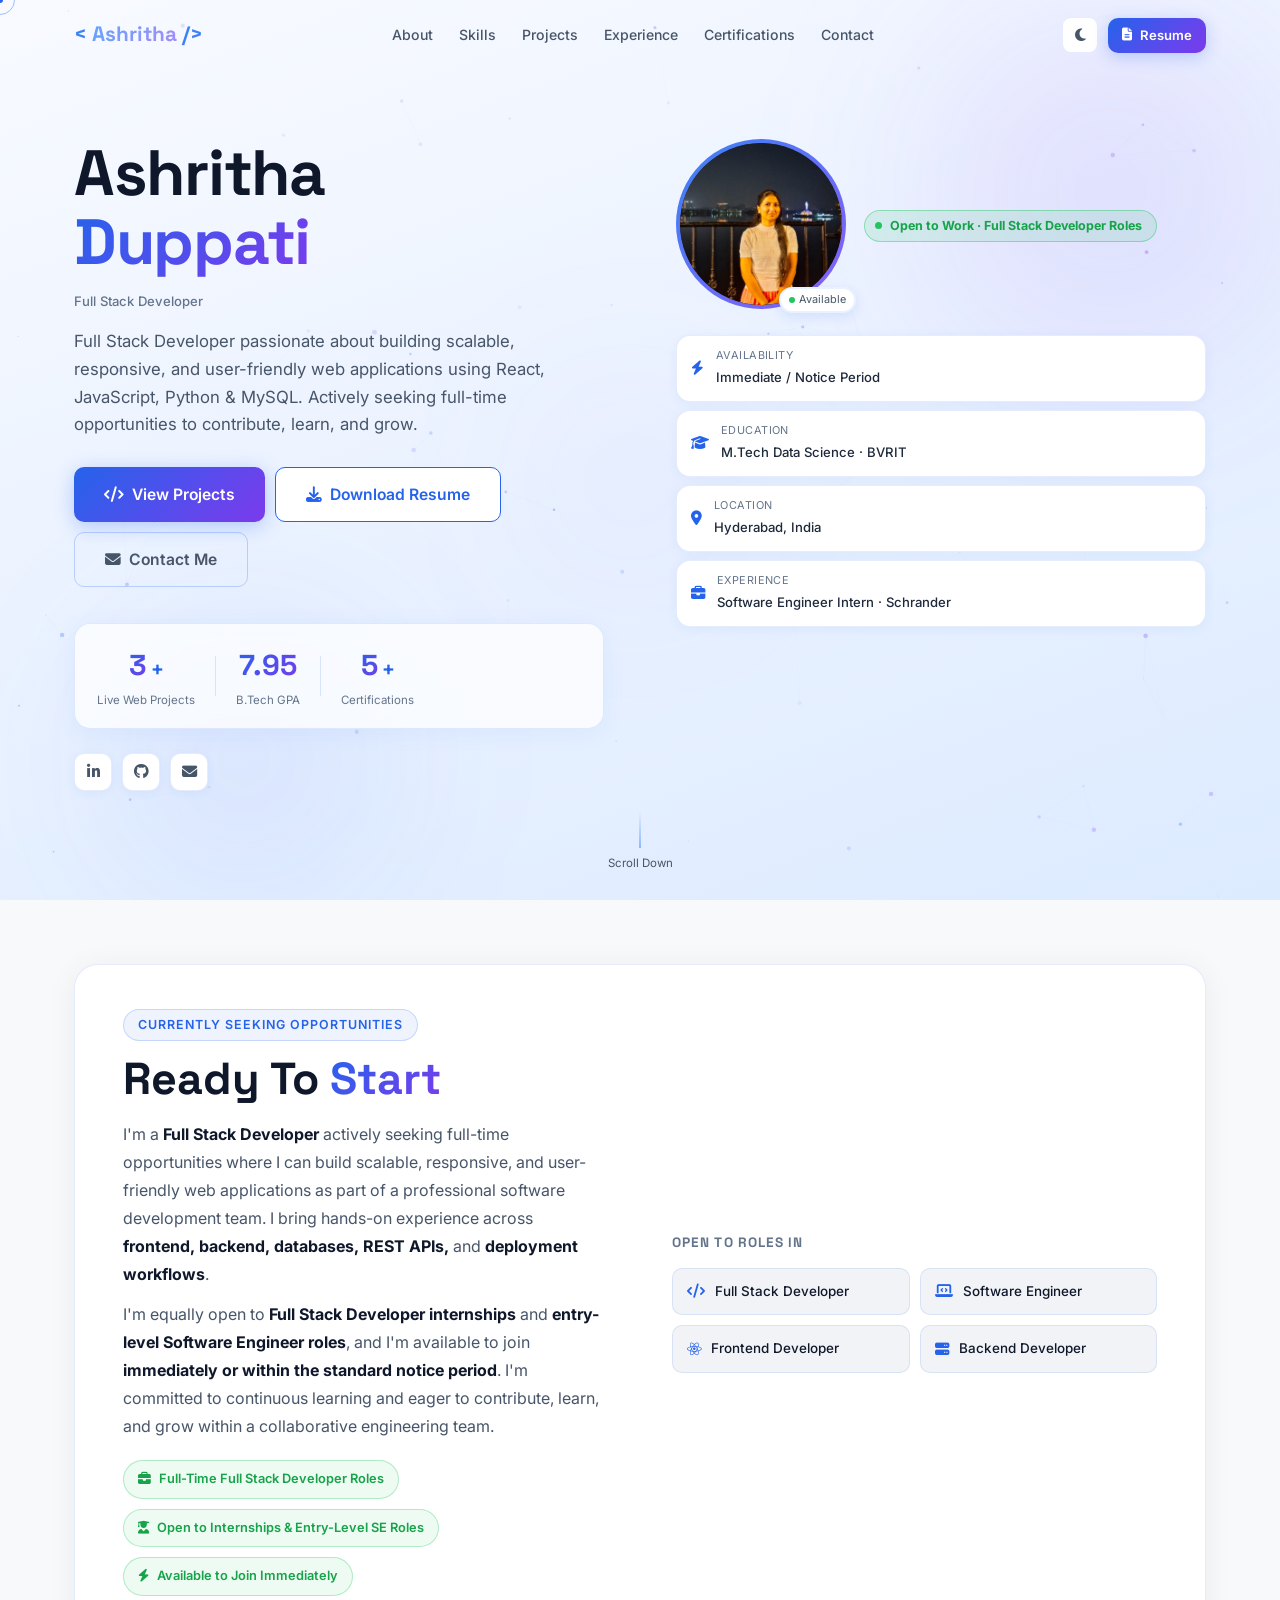
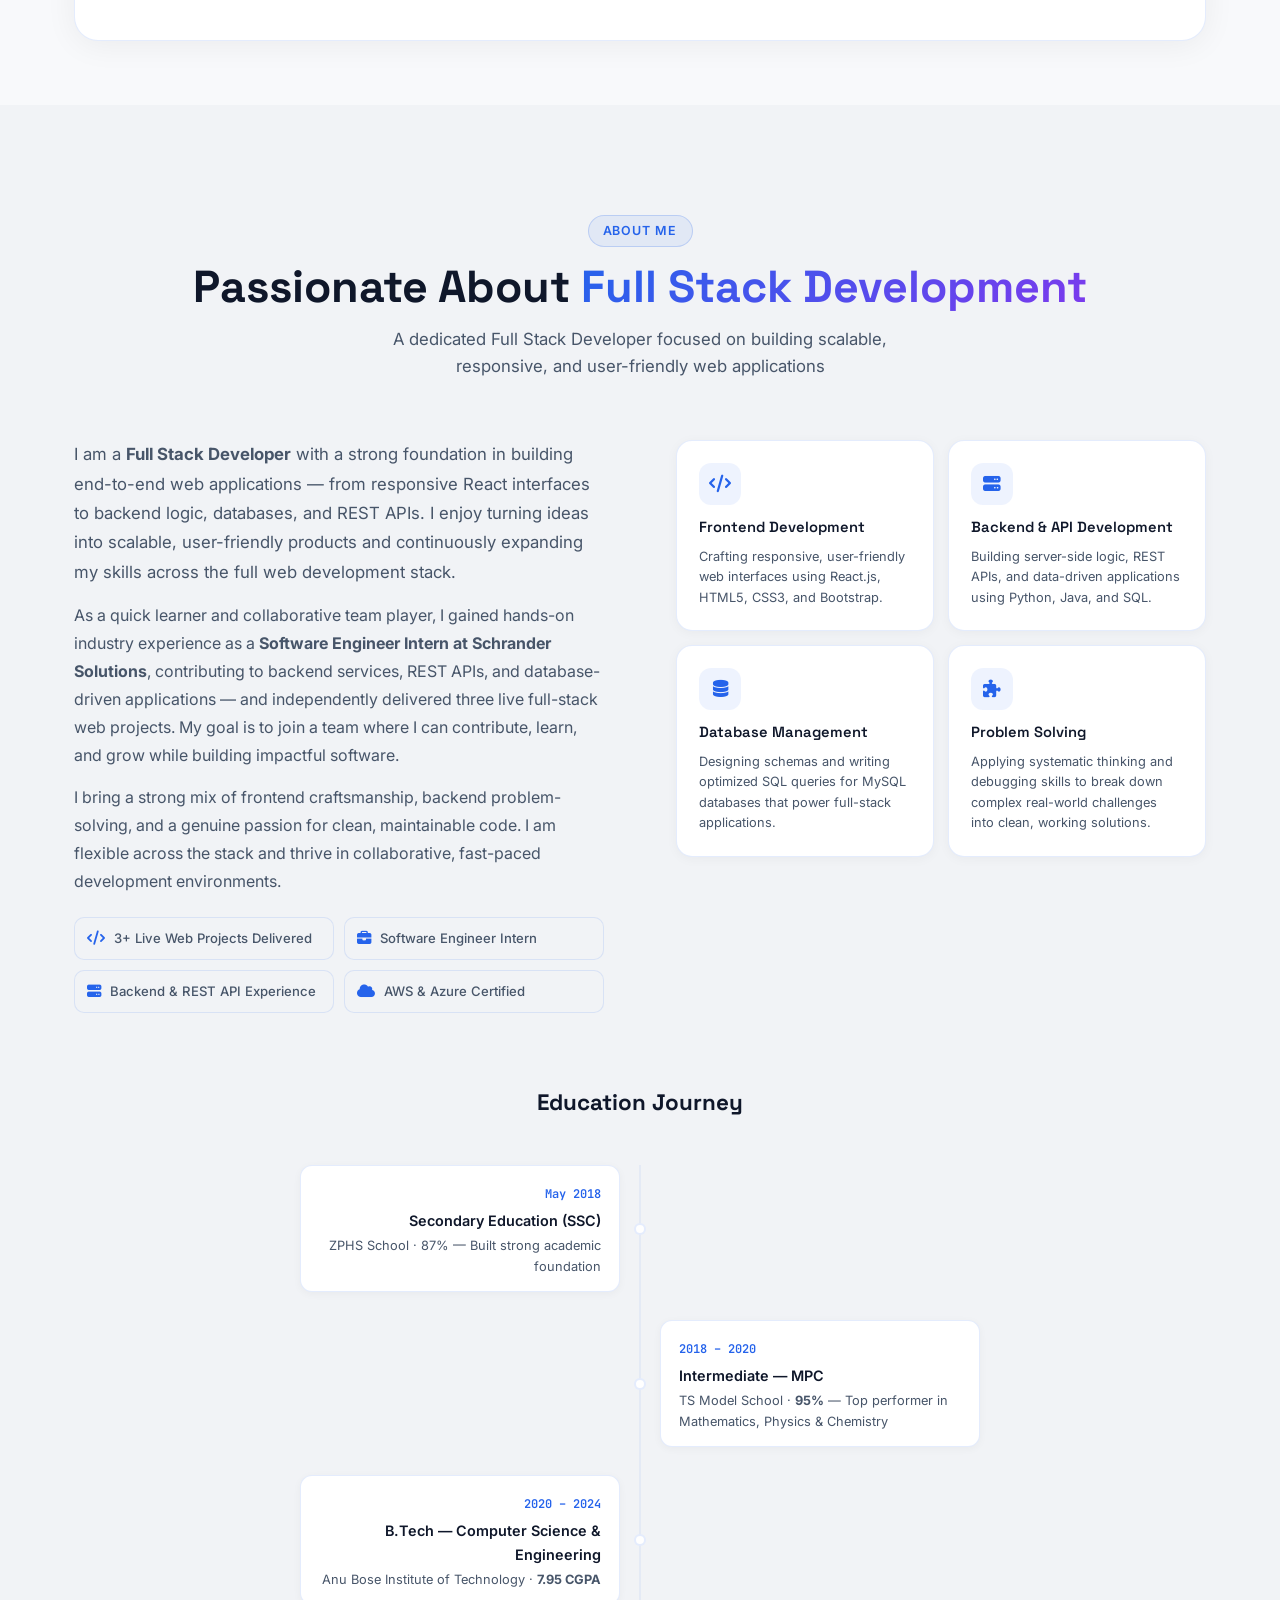
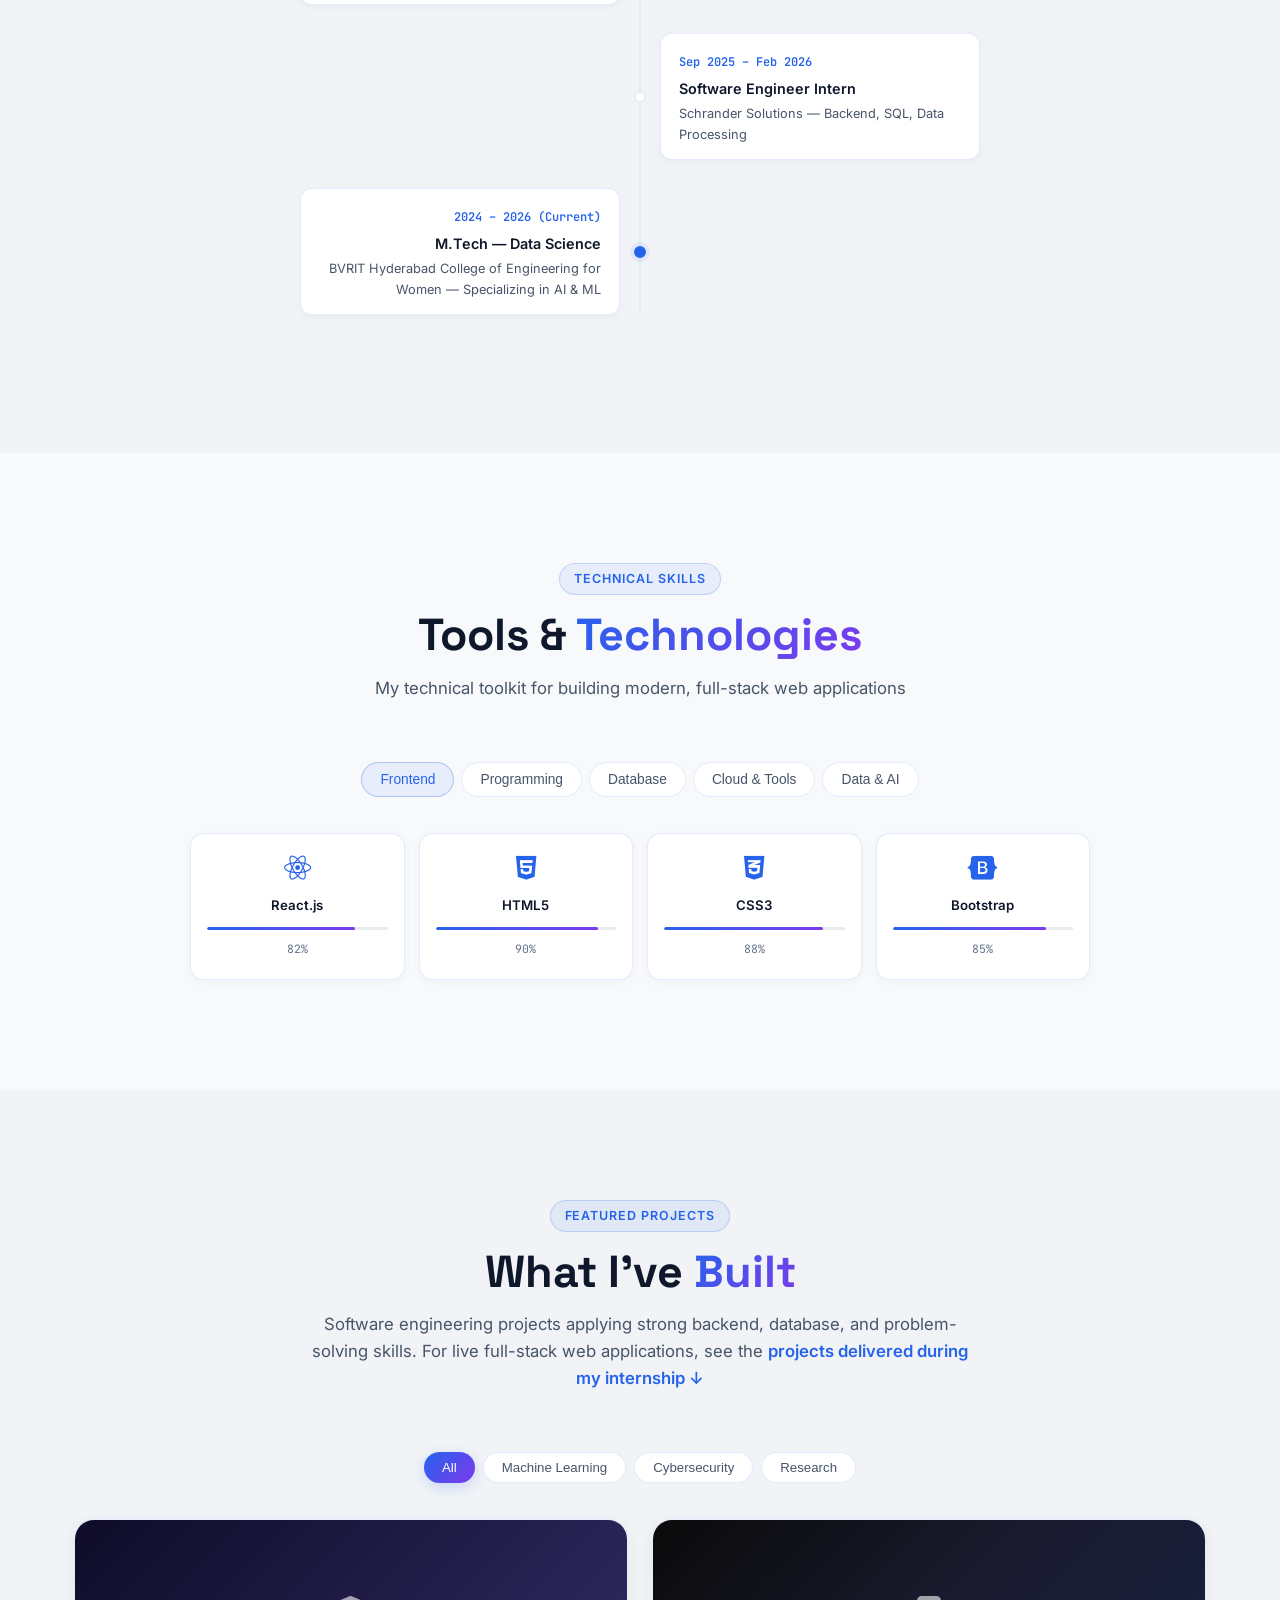
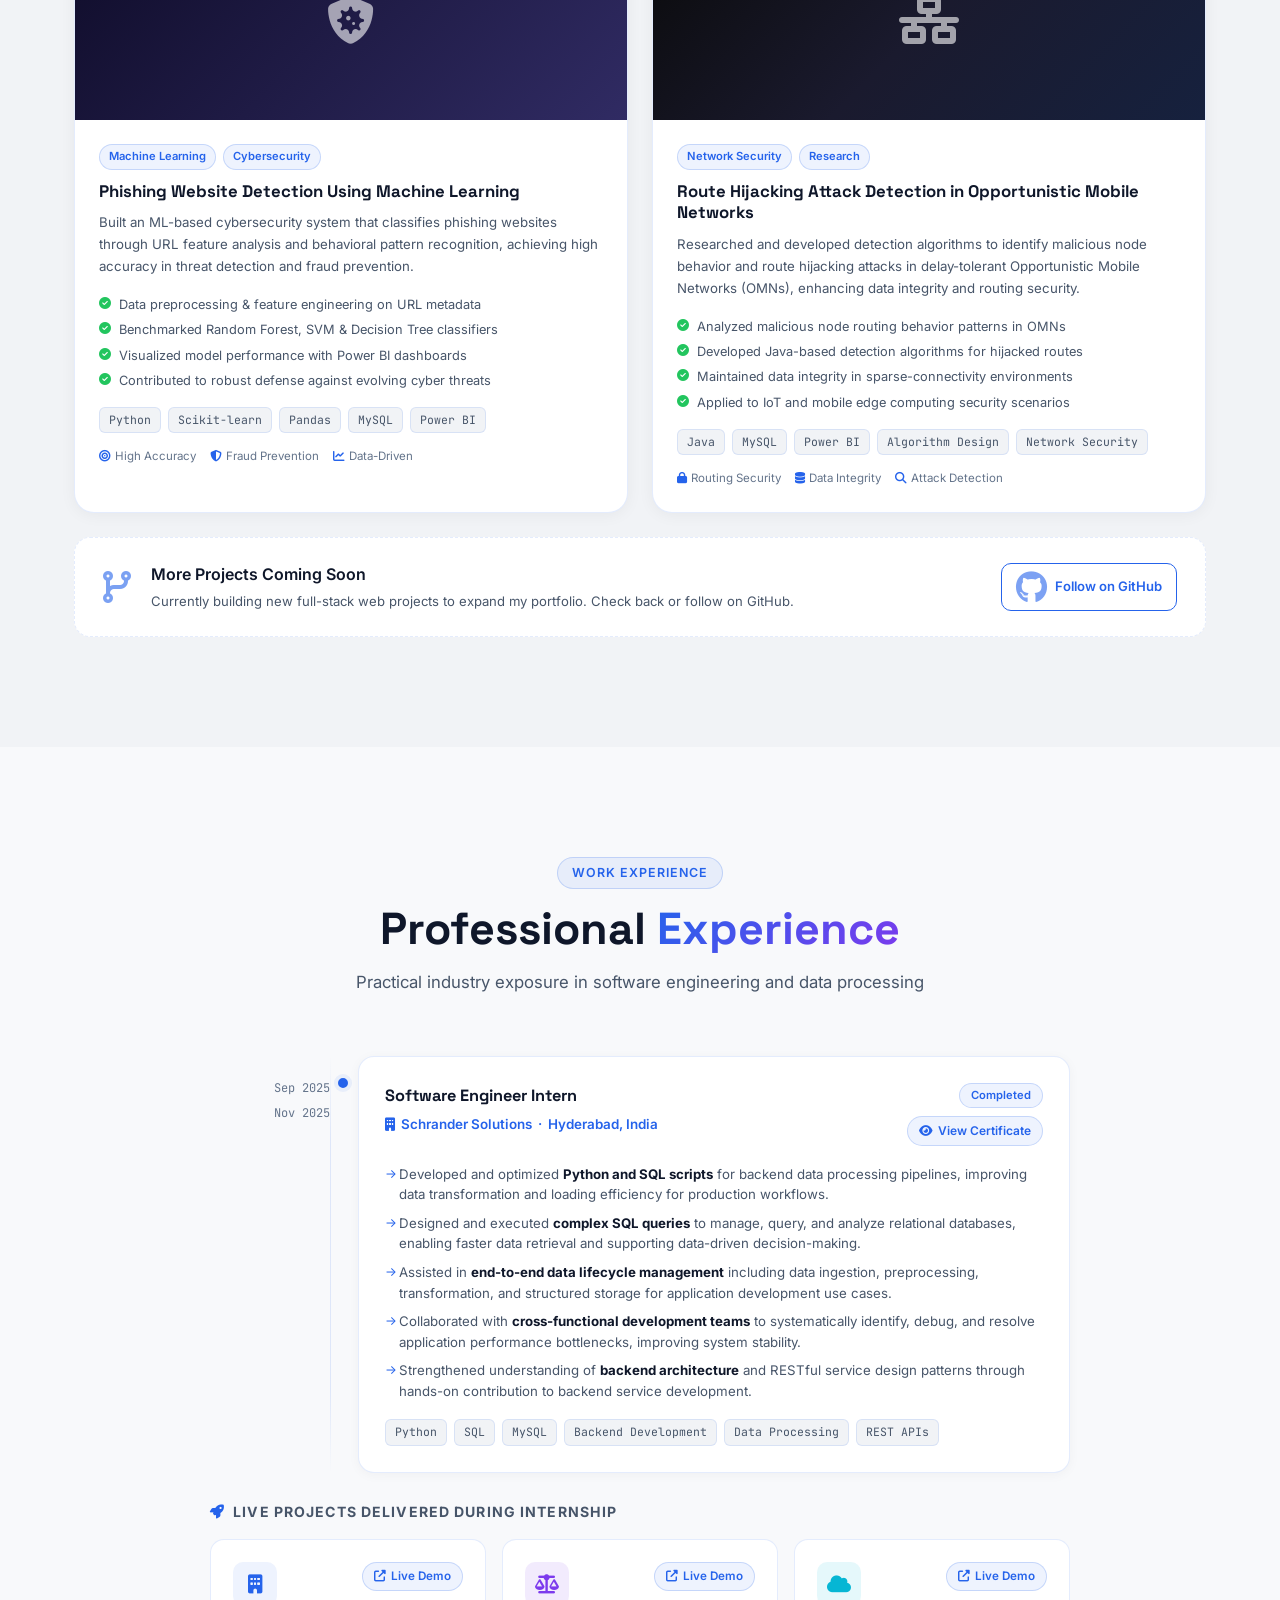
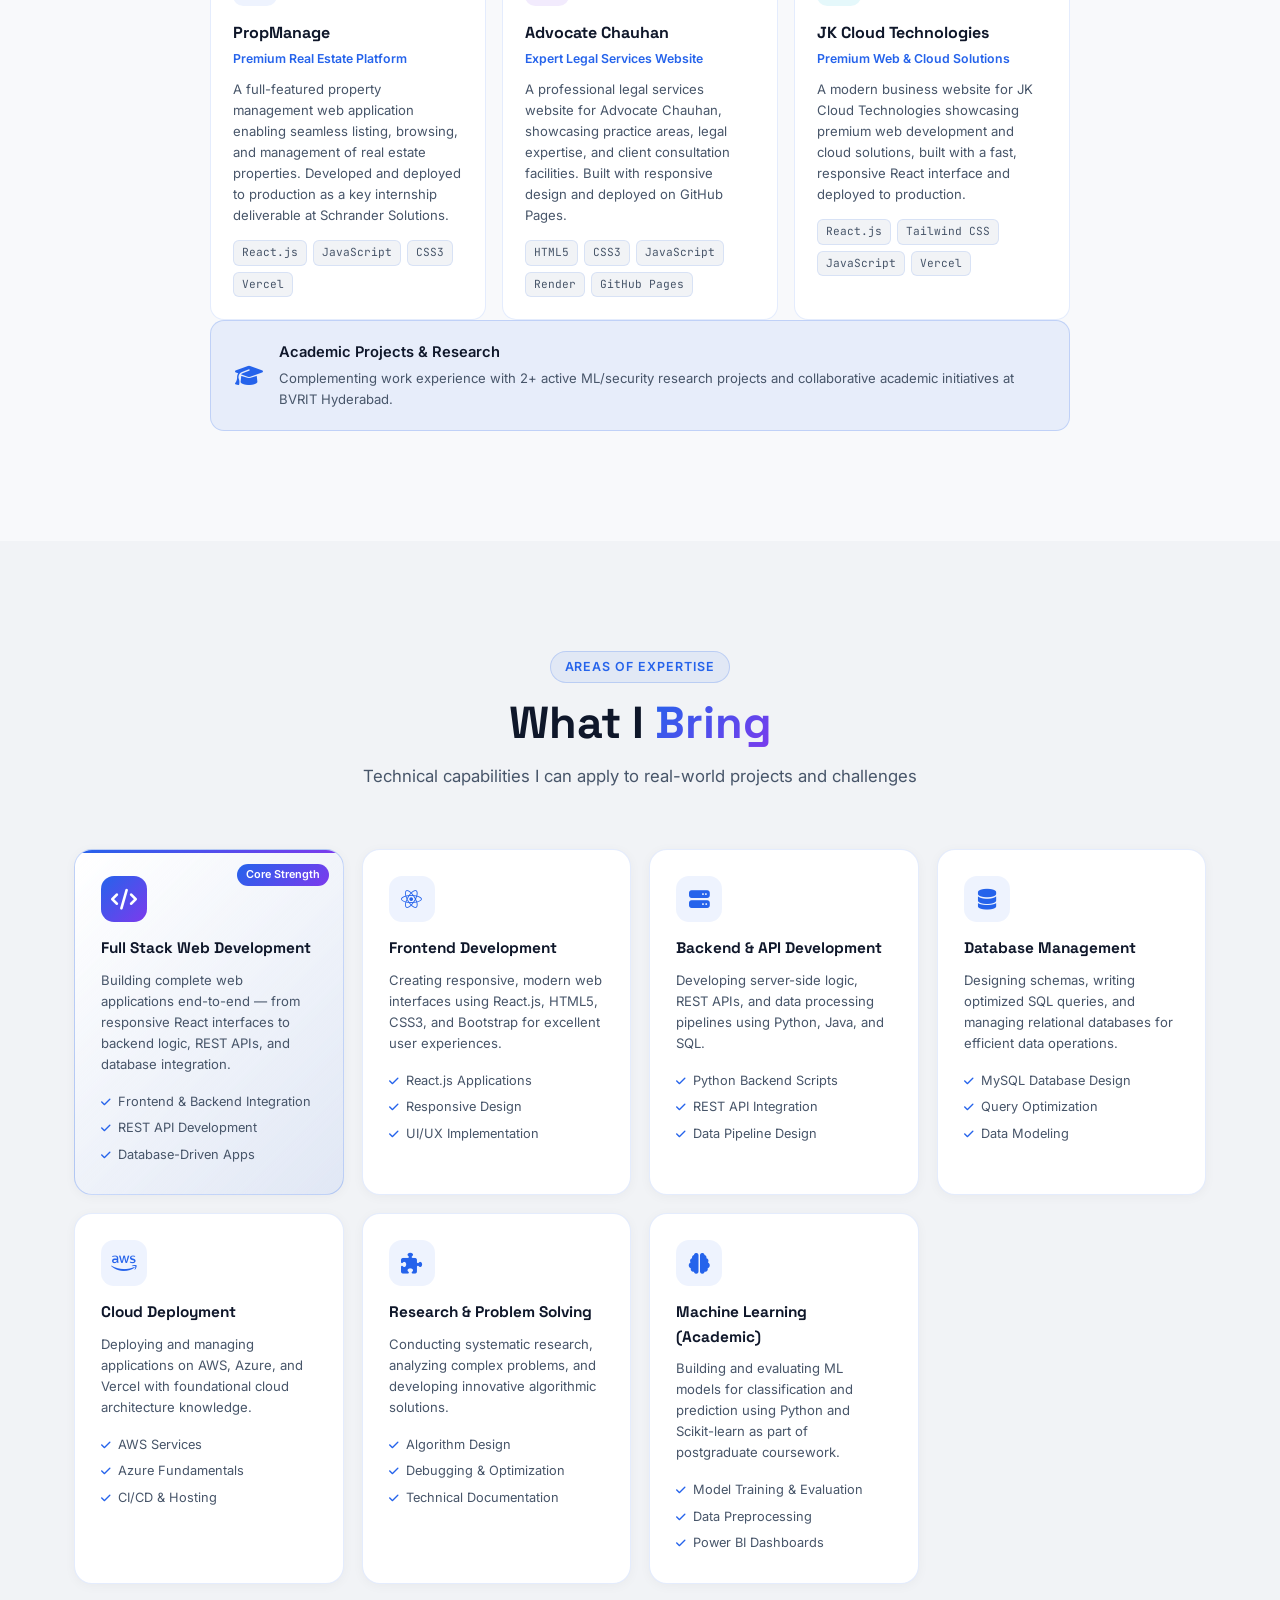
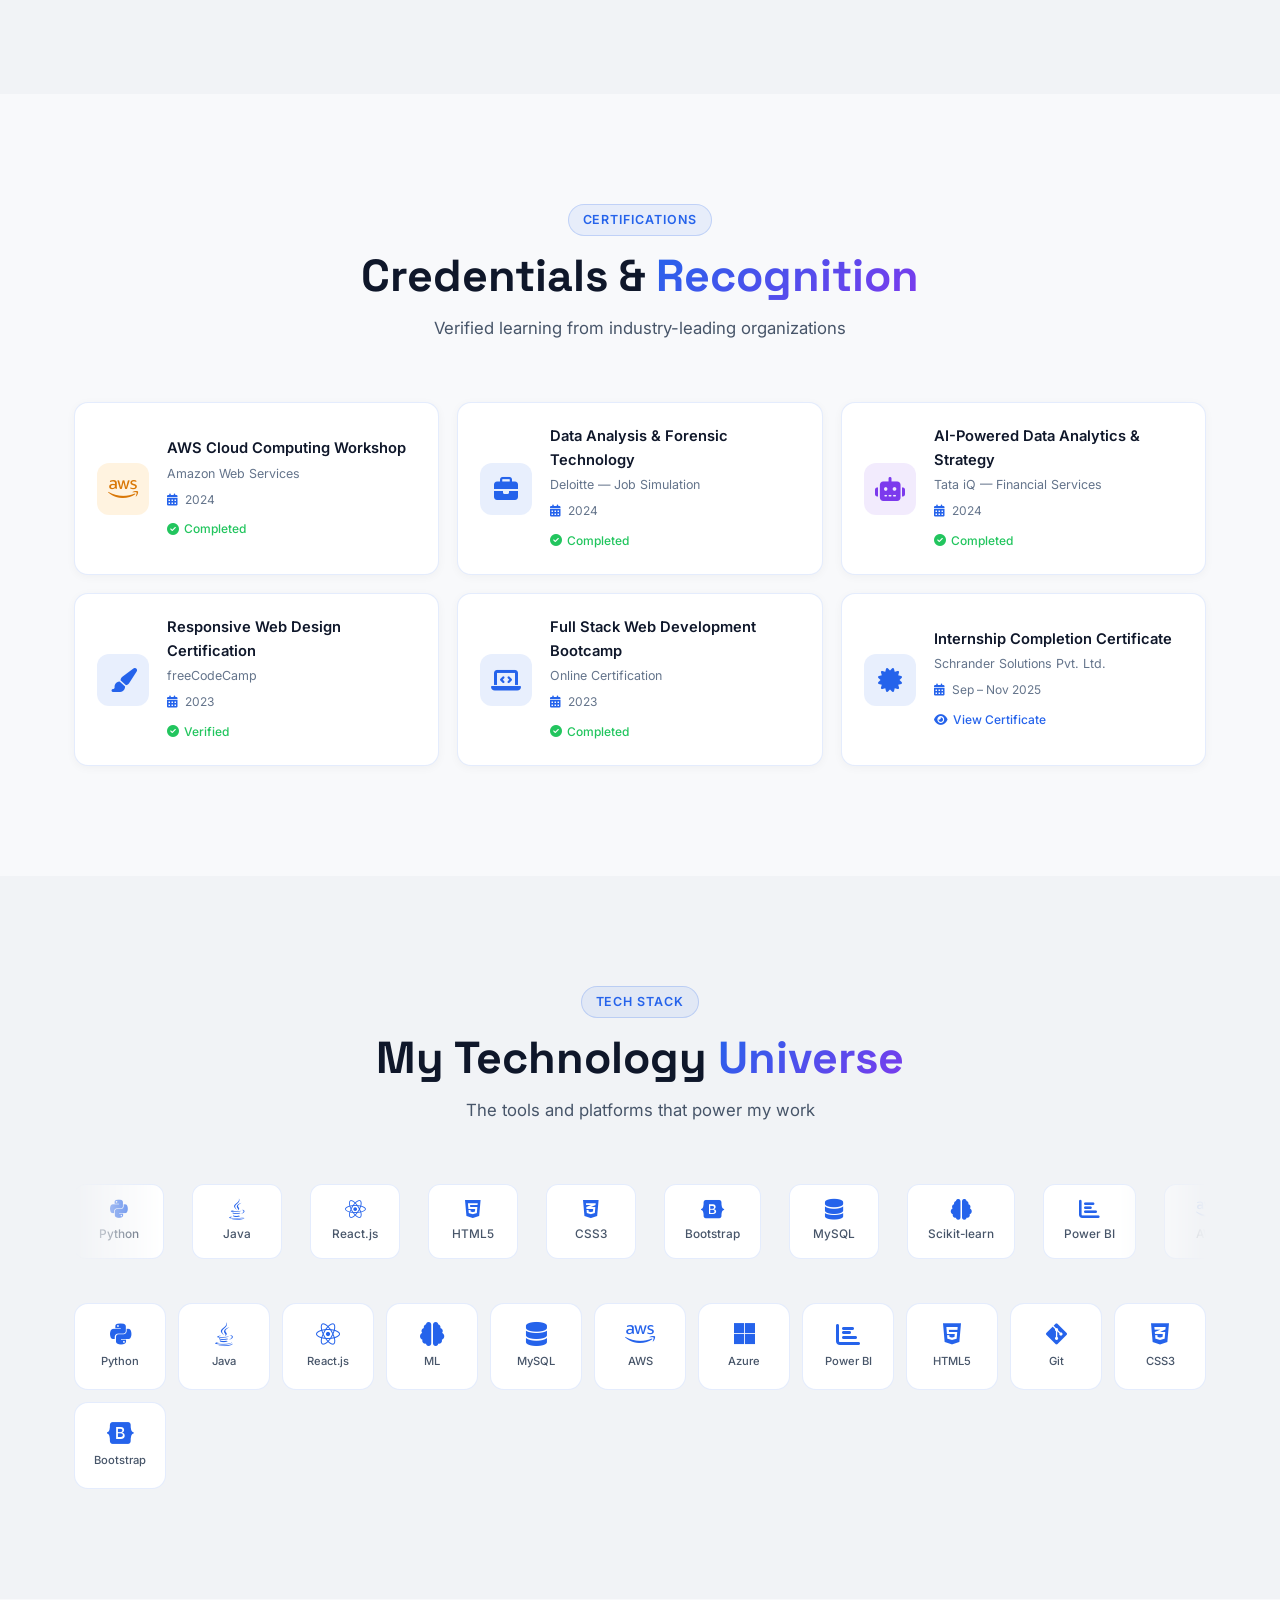
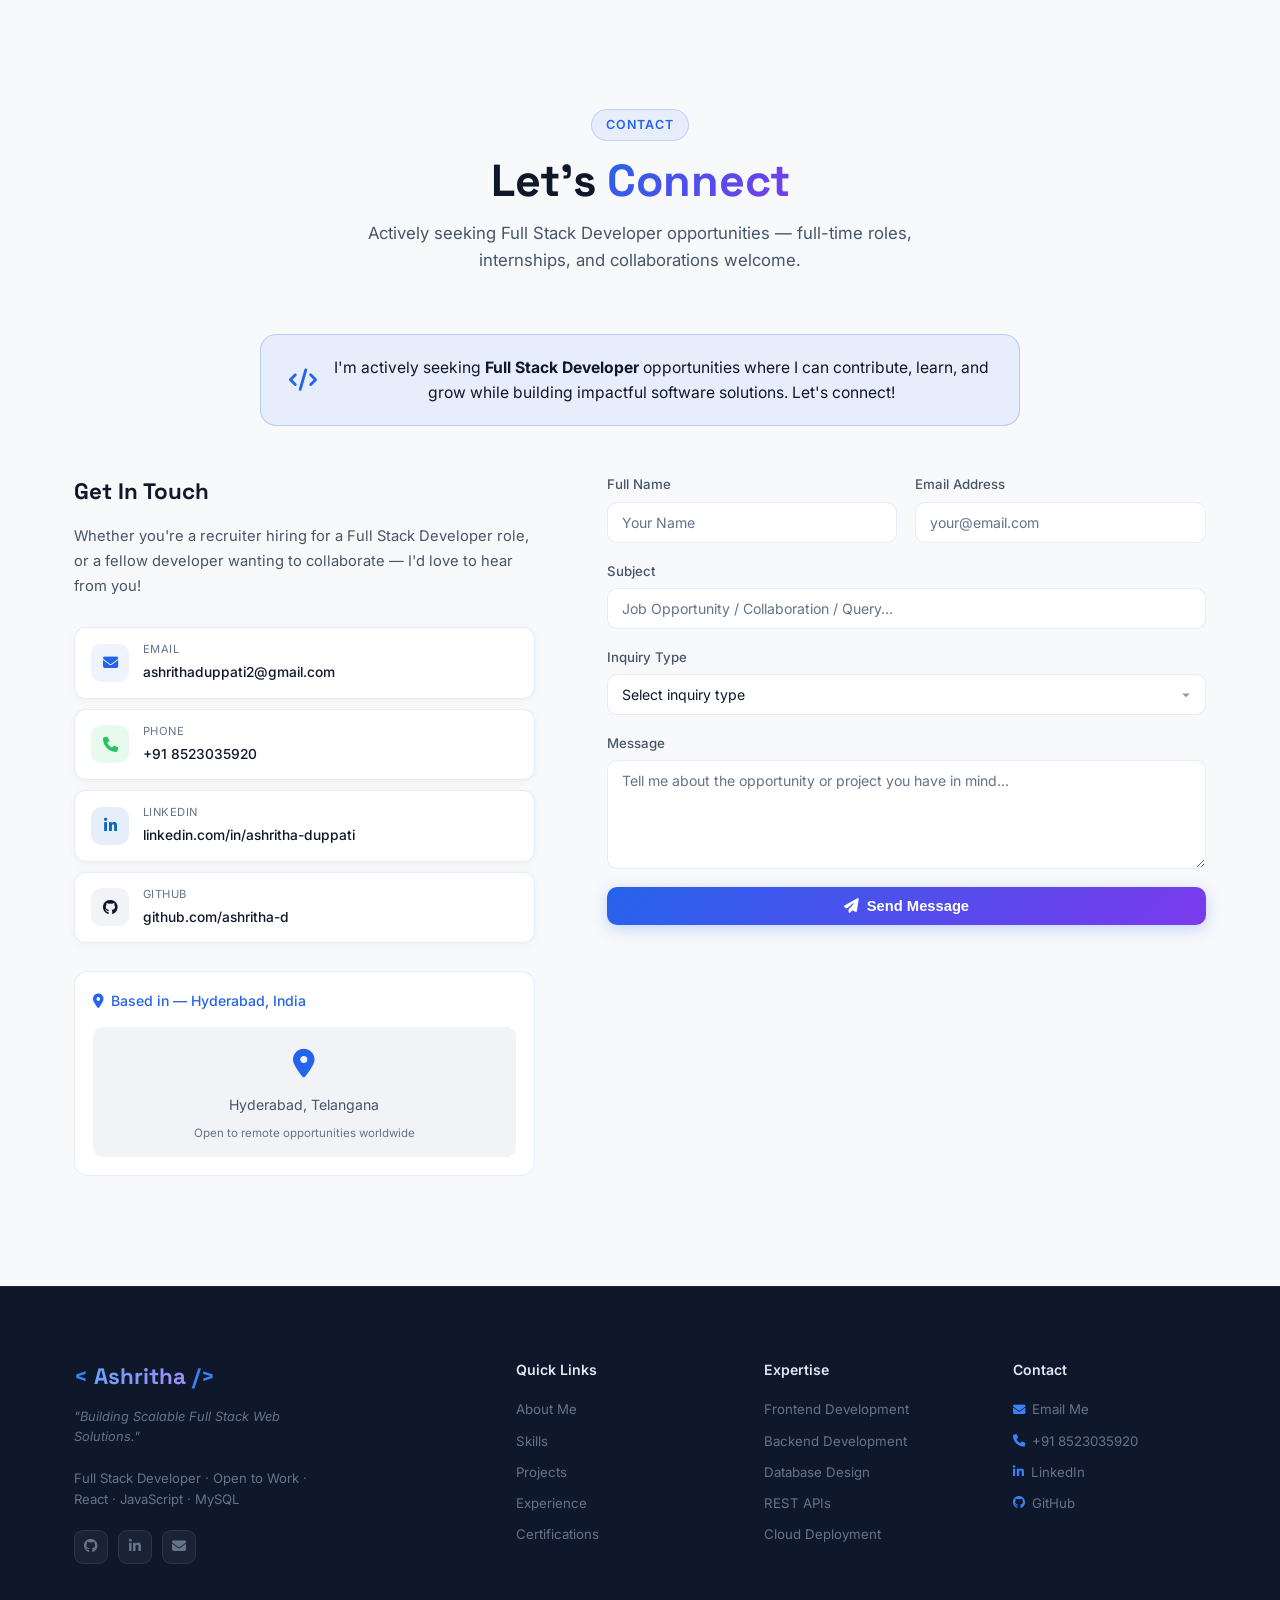
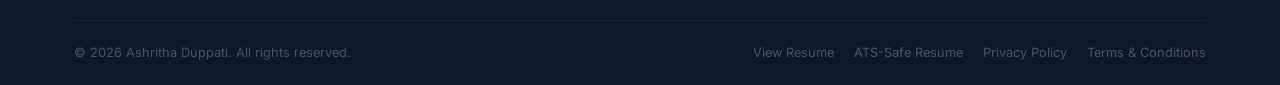
<file: index.html>
<!DOCTYPE html>
<html lang="en" data-theme="light">
<head>
  <meta charset="UTF-8" />
  <meta name="viewport" content="width=device-width, initial-scale=1.0" />
  <meta name="description" content="Ashritha Duppati is a Full Stack Developer actively seeking opportunities, skilled in React, JavaScript, HTML5, CSS3, Python, Java, MySQL, REST APIs, Git, and AWS/Azure. Open to full-time roles and internships." />
  <meta name="keywords" content="Ashritha Duppati, Full Stack Developer, Software Engineer, React, JavaScript, HTML5, CSS3, Python, Java, MySQL, REST API, Git, AWS, Azure, Responsive Web Development, Open to Work, Hyderabad" />
  <meta name="author" content="Ashritha Duppati" />
  <meta property="og:title" content="Ashritha Duppati | Full Stack Developer — Open to Work" />
  <meta property="og:description" content="Full Stack Developer building scalable, responsive web applications with React, JavaScript, and modern backend technologies. Actively seeking full-time opportunities." />
  <meta property="og:type" content="website" />
  <title>Ashritha Duppati | Full Stack Developer | Open to Work</title>

  <!-- Fonts -->
  <link rel="preconnect" href="https://fonts.googleapis.com" />
  <link rel="preconnect" href="https://fonts.gstatic.com" crossorigin />
  <link href="https://fonts.googleapis.com/css2?family=Inter:wght@300;400;500;600;700;800;900&family=Space+Grotesk:wght@400;500;600;700&family=JetBrains+Mono:wght@400;500&display=swap" rel="stylesheet" />

  <!-- Icons -->
  <link rel="stylesheet" href="https://cdnjs.cloudflare.com/ajax/libs/font-awesome/6.5.0/css/all.min.css" />

  <!-- Styles -->
  <link rel="stylesheet" href="css/style.css" />
</head>
<body>

  <!-- Custom Cursor -->
  <div class="cursor-dot" id="cursorDot"></div>
  <div class="cursor-ring" id="cursorRing"></div>

  <!-- Scroll Progress -->
  <div class="scroll-progress" id="scrollProgress"></div>

  <!-- Navigation -->
  <nav class="navbar" id="navbar">
    <div class="nav-container">
      <a href="#home" class="nav-logo">
        <span class="logo-bracket">&lt;</span>
        <span class="logo-text">Ashritha</span>
        <span class="logo-bracket">/&gt;</span>
      </a>

      <ul class="nav-links" id="navLinks">
        <li><a href="#about" class="nav-link">About</a></li>
        <li><a href="#skills" class="nav-link">Skills</a></li>
        <li><a href="#projects" class="nav-link">Projects</a></li>
        <li><a href="#experience" class="nav-link">Experience</a></li>
        <li><a href="#certifications" class="nav-link">Certifications</a></li>
        <li><a href="#contact" class="nav-link">Contact</a></li>
      </ul>

      <div class="nav-actions">
        <button class="theme-toggle" id="themeToggle" aria-label="Toggle theme">
          <i class="fas fa-moon" id="themeIcon"></i>
        </button>
        <a href="resume.html" target="_blank" class="btn btn-sm btn-primary">
          <i class="fas fa-file-alt"></i> Resume
        </a>
        <button class="hamburger" id="hamburger" aria-label="Menu">
          <span></span><span></span><span></span>
        </button>
      </div>
    </div>
  </nav>

  <!-- Mobile Menu -->
  <div class="mobile-menu" id="mobileMenu">
    <ul>
      <li><a href="#about" class="mobile-link">About</a></li>
      <li><a href="#skills" class="mobile-link">Skills</a></li>
      <li><a href="#projects" class="mobile-link">Projects</a></li>
      <li><a href="#experience" class="mobile-link">Experience</a></li>
      <li><a href="#certifications" class="mobile-link">Certifications</a></li>
      <li><a href="#contact" class="mobile-link">Contact</a></li>
    </ul>
  </div>

  <!-- ===== HERO SECTION ===== -->
  <section id="home" class="hero">
    <canvas id="particleCanvas"></canvas>
    <div class="hero-glow hero-glow-1"></div>
    <div class="hero-glow hero-glow-2"></div>
    <div class="hero-glow hero-glow-3"></div>

    <div class="hero-container">
      <div class="hero-content">
        <h1 class="hero-name fade-up">
          Ashritha<br />
          <span class="gradient-text">Duppati</span>
        </h1>

        <div class="hero-roles fade-up">
          <span class="role-tag">Full Stack Developer</span>
        </div>

        <p class="hero-tagline fade-up">
          Full Stack Developer passionate about building scalable, responsive, and user-friendly web applications using React, JavaScript, Python &amp; MySQL. Actively seeking full-time opportunities to contribute, learn, and grow.
        </p>

        <div class="hero-cta fade-up">
          <a href="#projects" class="btn btn-primary btn-lg">
            <i class="fas fa-code"></i> View Projects
          </a>
          <a href="resume.html" target="_blank" class="btn btn-secondary btn-lg">
            <i class="fas fa-download"></i> Download Resume
          </a>
          <a href="#contact" class="btn btn-ghost btn-lg">
            <i class="fas fa-envelope"></i> Contact Me
          </a>
        </div>

        <div class="hero-stats fade-up">
          <div class="stat-card">
            <span class="stat-number" data-target="3">0</span>
            <span class="stat-suffix">+</span>
            <span class="stat-label">Live Web Projects</span>
          </div>
          <div class="stat-divider"></div>
          <div class="stat-card">
            <span class="stat-number-text">7.95</span>
            <span class="stat-label">B.Tech GPA</span>
          </div>
          <div class="stat-divider"></div>
          <div class="stat-card">
            <span class="stat-number" data-target="5">0</span>
            <span class="stat-suffix">+</span>
            <span class="stat-label">Certifications</span>
          </div>
        </div>

        <div class="hero-social fade-up">
          <a href="https://www.linkedin.com/in/ashritha-duppati-47ab68271/" target="_blank" class="social-btn" aria-label="LinkedIn">
            <i class="fab fa-linkedin-in"></i>
          </a>
          <a href="https://github.com/ashritha-d" target="_blank" class="social-btn" aria-label="GitHub">
            <i class="fab fa-github"></i>
          </a>
          <a href="mailto:ashrithaduppati2@gmail.com" class="social-btn" aria-label="Email">
            <i class="fas fa-envelope"></i>
          </a>
        </div>
      </div>

      <div class="hero-visual fade-up">
        <div class="hero-avatar-row">
          <div class="hero-avatar fade-up">
            <div class="avatar-ring">
              <div class="avatar-image">
                <img src="ashu.jpeg" alt="Ashritha Duppati" />
              </div>
            </div>
            <div class="avatar-status">
              <span class="status-dot"></span>
              <span>Available</span>
            </div>
          </div>

          <div class="hero-badge open-to-work fade-up">
            <span class="badge-dot"></span>
            Open to Work · Full Stack Developer Roles
          </div>
        </div>

        <div class="hero-info-cards">
          <div class="info-card">
            <i class="fas fa-bolt"></i>
            <div>
              <span class="info-card-label">Availability</span>
              <span class="info-card-value">Immediate / Notice Period</span>
            </div>
          </div>
          <div class="info-card">
            <i class="fas fa-graduation-cap"></i>
            <div>
              <span class="info-card-label">Education</span>
              <span class="info-card-value">M.Tech Data Science · BVRIT</span>
            </div>
          </div>
          <div class="info-card">
            <i class="fas fa-map-marker-alt"></i>
            <div>
              <span class="info-card-label">Location</span>
              <span class="info-card-value">Hyderabad, India</span>
            </div>
          </div>
          <div class="info-card">
            <i class="fas fa-briefcase"></i>
            <div>
              <span class="info-card-label">Experience</span>
              <span class="info-card-value">Software Engineer Intern · Schrander</span>
            </div>
          </div>
        </div>
      </div>
    </div>

    <div class="hero-scroll">
      <div class="scroll-indicator">
        <div class="scroll-line"></div>
      </div>
      <span>Scroll Down</span>
    </div>
  </section>

  <!-- ===== CAREER OBJECTIVE SECTION (NEW) ===== -->
  <section id="objective" class="section objective-section">
    <div class="container">
      <div class="objective-grid reveal">
        <div class="objective-text-block">
          <span class="section-tag">Currently Seeking Opportunities</span>
          <h2 class="section-title" style="text-align:left;margin-bottom:16px;">
            Ready To <span class="gradient-text">Start</span>
          </h2>
          <p class="objective-text">
            I'm a <strong>Full Stack Developer</strong> actively seeking full-time opportunities where I can build scalable, responsive, and user-friendly web applications as part of a professional software development team. I bring hands-on experience across <strong>frontend, backend, databases, REST APIs,</strong> and <strong>deployment workflows</strong>.
          </p>
          <p class="objective-text" style="margin-top:12px;">
            I'm equally open to <strong>Full Stack Developer internships</strong> and <strong>entry-level Software Engineer roles</strong>, and I'm available to join <strong>immediately or within the standard notice period</strong>. I'm committed to continuous learning and eager to contribute, learn, and grow within a collaborative engineering team.
          </p>
          <div class="availability-strip">
            <div class="availability-item"><i class="fas fa-briefcase"></i> Full-Time Full Stack Developer Roles</div>
            <div class="availability-item"><i class="fas fa-user-graduate"></i> Open to Internships &amp; Entry-Level SE Roles</div>
            <div class="availability-item"><i class="fas fa-bolt"></i> Available to Join Immediately</div>
          </div>
        </div>
        <div class="objective-roles">
          <h4 class="objective-roles-title">Open to Roles In</h4>
          <div class="role-grid">
            <div class="role-card"><i class="fas fa-code"></i><span>Full Stack Developer</span></div>
            <div class="role-card"><i class="fas fa-laptop-code"></i><span>Software Engineer</span></div>
            <div class="role-card"><i class="fab fa-react"></i><span>Frontend Developer</span></div>
            <div class="role-card"><i class="fas fa-server"></i><span>Backend Developer</span></div>
          </div>
        </div>
      </div>
    </div>
  </section>

  <!-- ===== ABOUT SECTION ===== -->
  <section id="about" class="section about">
    <div class="container">
      <div class="section-header">
        <span class="section-tag">About Me</span>
        <h2 class="section-title">Passionate About <span class="gradient-text">Full Stack Development</span></h2>
        <p class="section-subtitle">A dedicated Full Stack Developer focused on building scalable, responsive, and user-friendly web applications</p>
      </div>

      <div class="about-grid">
        <div class="about-text reveal">
          <p class="about-intro">
            I am a <strong>Full Stack Developer</strong> with a strong foundation in building end-to-end web applications — from responsive React interfaces to backend logic, databases, and REST APIs. I enjoy turning ideas into scalable, user-friendly products and continuously expanding my skills across the full web development stack.
          </p>
          <p>
            As a quick learner and collaborative team player, I gained hands-on industry experience as a <strong>Software Engineer Intern at Schrander Solutions</strong>, contributing to backend services, REST APIs, and database-driven applications — and independently delivered three live full-stack web projects. My goal is to join a team where I can contribute, learn, and grow while building impactful software.
          </p>
          <p>
            I bring a strong mix of frontend craftsmanship, backend problem-solving, and a genuine passion for clean, maintainable code. I am flexible across the stack and thrive in collaborative, fast-paced development environments.
          </p>

          <div class="about-highlights">
            <div class="highlight-item">
              <i class="fas fa-code"></i>
              <span>3+ Live Web Projects Delivered</span>
            </div>
            <div class="highlight-item">
              <i class="fas fa-briefcase"></i>
              <span>Software Engineer Intern</span>
            </div>
            <div class="highlight-item">
              <i class="fas fa-server"></i>
              <span>Backend &amp; REST API Experience</span>
            </div>
            <div class="highlight-item">
              <i class="fas fa-cloud"></i>
              <span>AWS &amp; Azure Certified</span>
            </div>
          </div>
        </div>

        <div class="about-cards reveal">
          <div class="strength-card">
            <div class="strength-icon">
              <i class="fas fa-code"></i>
            </div>
            <h3>Frontend Development</h3>
            <p>Crafting responsive, user-friendly web interfaces using React.js, HTML5, CSS3, and Bootstrap.</p>
          </div>
          <div class="strength-card">
            <div class="strength-icon">
              <i class="fas fa-server"></i>
            </div>
            <h3>Backend &amp; API Development</h3>
            <p>Building server-side logic, REST APIs, and data-driven applications using Python, Java, and SQL.</p>
          </div>
          <div class="strength-card">
            <div class="strength-icon">
              <i class="fas fa-database"></i>
            </div>
            <h3>Database Management</h3>
            <p>Designing schemas and writing optimized SQL queries for MySQL databases that power full-stack applications.</p>
          </div>
          <div class="strength-card">
            <div class="strength-icon">
              <i class="fas fa-puzzle-piece"></i>
            </div>
            <h3>Problem Solving</h3>
            <p>Applying systematic thinking and debugging skills to break down complex real-world challenges into clean, working solutions.</p>
          </div>
        </div>
      </div>

      <!-- Education Timeline -->
      <div class="about-timeline reveal">
        <h3 class="timeline-heading">Education Journey</h3>
        <div class="timeline">
          <div class="timeline-item">
            <div class="timeline-dot"></div>
            <div class="timeline-content">
              <span class="timeline-year">May 2018</span>
              <h4>Secondary Education (SSC)</h4>
              <p>ZPHS School · 87% — Built strong academic foundation</p>
            </div>
          </div>
          <div class="timeline-item">
            <div class="timeline-dot"></div>
            <div class="timeline-content">
              <span class="timeline-year">2018 – 2020</span>
              <h4>Intermediate — MPC</h4>
              <p>TS Model School · <strong>95%</strong> — Top performer in Mathematics, Physics &amp; Chemistry</p>
            </div>
          </div>
          <div class="timeline-item">
            <div class="timeline-dot"></div>
            <div class="timeline-content">
              <span class="timeline-year">2020 – 2024</span>
              <h4>B.Tech — Computer Science &amp; Engineering</h4>
              <p>Anu Bose Institute of Technology · <strong>7.95 CGPA</strong></p>
            </div>
          </div>
          <div class="timeline-item">
            <div class="timeline-dot"></div>
            <div class="timeline-content">
              <span class="timeline-year">Sep 2025 – Feb 2026</span>
              <h4>Software Engineer Intern</h4>
              <p>Schrander Solutions — Backend, SQL, Data Processing</p>
            </div>
          </div>
          <div class="timeline-item active">
            <div class="timeline-dot"></div>
            <div class="timeline-content">
              <span class="timeline-year">2024 – 2026 (Current)</span>
              <h4>M.Tech — Data Science</h4>
              <p>BVRIT Hyderabad College of Engineering for Women — Specializing in AI &amp; ML</p>
            </div>
          </div>
        </div>
      </div>
    </div>
  </section>

  <!-- ===== SKILLS SECTION ===== -->
  <section id="skills" class="section skills">
    <div class="container">
      <div class="section-header">
        <span class="section-tag">Technical Skills</span>
        <h2 class="section-title">Tools &amp; <span class="gradient-text">Technologies</span></h2>
        <p class="section-subtitle">My technical toolkit for building modern, full-stack web applications</p>
      </div>

      <div class="skills-tabs reveal">
        <div class="tab-buttons">
          <button class="tab-btn active" data-tab="frontend">Frontend</button>
          <button class="tab-btn" data-tab="programming">Programming</button>
          <button class="tab-btn" data-tab="database">Database</button>
          <button class="tab-btn" data-tab="cloud">Cloud &amp; Tools</button>
          <button class="tab-btn" data-tab="dataml">Data &amp; AI</button>
        </div>

        <div class="tab-content active" id="tab-frontend">
          <div class="skills-grid">
            <div class="skill-card" data-level="82">
              <div class="skill-icon"><i class="fab fa-react"></i></div>
              <span class="skill-name">React.js</span>
              <div class="skill-bar"><div class="skill-fill" style="--w:82%"></div></div>
              <span class="skill-pct">82%</span>
            </div>
            <div class="skill-card" data-level="90">
              <div class="skill-icon"><i class="fab fa-html5"></i></div>
              <span class="skill-name">HTML5</span>
              <div class="skill-bar"><div class="skill-fill" style="--w:90%"></div></div>
              <span class="skill-pct">90%</span>
            </div>
            <div class="skill-card" data-level="88">
              <div class="skill-icon"><i class="fab fa-css3-alt"></i></div>
              <span class="skill-name">CSS3</span>
              <div class="skill-bar"><div class="skill-fill" style="--w:88%"></div></div>
              <span class="skill-pct">88%</span>
            </div>
            <div class="skill-card" data-level="85">
              <div class="skill-icon"><i class="fab fa-bootstrap"></i></div>
              <span class="skill-name">Bootstrap</span>
              <div class="skill-bar"><div class="skill-fill" style="--w:85%"></div></div>
              <span class="skill-pct">85%</span>
            </div>
          </div>
        </div>

        <div class="tab-content" id="tab-programming">
          <div class="skills-grid">
            <div class="skill-card" data-level="72">
              <div class="skill-icon"><i class="fab fa-js"></i></div>
              <span class="skill-name">JavaScript</span>
              <div class="skill-bar"><div class="skill-fill" style="--w:72%"></div></div>
              <span class="skill-pct">72%</span>
            </div>
            <div class="skill-card" data-level="88">
              <div class="skill-icon"><i class="fab fa-python"></i></div>
              <span class="skill-name">Python</span>
              <div class="skill-bar"><div class="skill-fill" style="--w:88%"></div></div>
              <span class="skill-pct">88%</span>
            </div>
            <div class="skill-card" data-level="80">
              <div class="skill-icon"><i class="fab fa-java"></i></div>
              <span class="skill-name">Java</span>
              <div class="skill-bar"><div class="skill-fill" style="--w:80%"></div></div>
              <span class="skill-pct">80%</span>
            </div>
            <div class="skill-card" data-level="85">
              <div class="skill-icon"><i class="fas fa-database"></i></div>
              <span class="skill-name">SQL</span>
              <div class="skill-bar"><div class="skill-fill" style="--w:85%"></div></div>
              <span class="skill-pct">85%</span>
            </div>
          </div>
        </div>

        <div class="tab-content" id="tab-dataml">
          <div class="skills-grid">
            <div class="skill-card" data-level="85">
              <div class="skill-icon"><i class="fas fa-brain"></i></div>
              <span class="skill-name">Machine Learning</span>
              <div class="skill-bar"><div class="skill-fill" style="--w:85%"></div></div>
              <span class="skill-pct">85%</span>
            </div>
            <div class="skill-card" data-level="82">
              <div class="skill-icon"><i class="fas fa-filter"></i></div>
              <span class="skill-name">Data Preprocessing</span>
              <div class="skill-bar"><div class="skill-fill" style="--w:82%"></div></div>
              <span class="skill-pct">82%</span>
            </div>
            <div class="skill-card" data-level="80">
              <div class="skill-icon"><i class="fas fa-cogs"></i></div>
              <span class="skill-name">Feature Engineering</span>
              <div class="skill-bar"><div class="skill-fill" style="--w:80%"></div></div>
              <span class="skill-pct">80%</span>
            </div>
            <div class="skill-card" data-level="78">
              <div class="skill-icon"><i class="fas fa-check-double"></i></div>
              <span class="skill-name">Model Evaluation</span>
              <div class="skill-bar"><div class="skill-fill" style="--w:78%"></div></div>
              <span class="skill-pct">78%</span>
            </div>
            <div class="skill-card" data-level="80">
              <div class="skill-icon"><i class="fas fa-chart-bar"></i></div>
              <span class="skill-name">Power BI</span>
              <div class="skill-bar"><div class="skill-fill" style="--w:80%"></div></div>
              <span class="skill-pct">80%</span>
            </div>
            <div class="skill-card" data-level="75">
              <div class="skill-icon"><i class="fab fa-python"></i></div>
              <span class="skill-name">Scikit-learn</span>
              <div class="skill-bar"><div class="skill-fill" style="--w:75%"></div></div>
              <span class="skill-pct">75%</span>
            </div>
            <div class="skill-card" data-level="76">
              <div class="skill-icon"><i class="fas fa-table"></i></div>
              <span class="skill-name">Pandas &amp; NumPy</span>
              <div class="skill-bar"><div class="skill-fill" style="--w:76%"></div></div>
              <span class="skill-pct">76%</span>
            </div>
          </div>
        </div>

        <div class="tab-content" id="tab-database">
          <div class="skills-grid">
            <div class="skill-card" data-level="85">
              <div class="skill-icon"><i class="fas fa-database"></i></div>
              <span class="skill-name">MySQL</span>
              <div class="skill-bar"><div class="skill-fill" style="--w:85%"></div></div>
              <span class="skill-pct">85%</span>
            </div>
            <div class="skill-card" data-level="82">
              <div class="skill-icon"><i class="fas fa-search"></i></div>
              <span class="skill-name">SQL Querying</span>
              <div class="skill-bar"><div class="skill-fill" style="--w:82%"></div></div>
              <span class="skill-pct">82%</span>
            </div>
            <div class="skill-card" data-level="75">
              <div class="skill-icon"><i class="fas fa-project-diagram"></i></div>
              <span class="skill-name">Data Modeling</span>
              <div class="skill-bar"><div class="skill-fill" style="--w:75%"></div></div>
              <span class="skill-pct">75%</span>
            </div>
          </div>
        </div>

        <div class="tab-content" id="tab-cloud">
          <div class="skills-grid">
            <div class="skill-card" data-level="75">
              <div class="skill-icon"><i class="fab fa-aws"></i></div>
              <span class="skill-name">AWS</span>
              <div class="skill-bar"><div class="skill-fill" style="--w:75%"></div></div>
              <span class="skill-pct">75%</span>
            </div>
            <div class="skill-card" data-level="72">
              <div class="skill-icon"><i class="fab fa-microsoft"></i></div>
              <span class="skill-name">Azure</span>
              <div class="skill-bar"><div class="skill-fill" style="--w:72%"></div></div>
              <span class="skill-pct">72%</span>
            </div>
            <div class="skill-card" data-level="85">
              <div class="skill-icon"><i class="fab fa-git-alt"></i></div>
              <span class="skill-name">Git &amp; GitHub</span>
              <div class="skill-bar"><div class="skill-fill" style="--w:85%"></div></div>
              <span class="skill-pct">85%</span>
            </div>
            <div class="skill-card" data-level="80">
              <div class="skill-icon"><i class="fas fa-terminal"></i></div>
              <span class="skill-name">VS Code / Linux</span>
              <div class="skill-bar"><div class="skill-fill" style="--w:80%"></div></div>
              <span class="skill-pct">80%</span>
            </div>
            <div class="skill-card" data-level="78">
              <div class="skill-icon"><i class="fas fa-file-excel"></i></div>
              <span class="skill-name">MS Office</span>
              <div class="skill-bar"><div class="skill-fill" style="--w:78%"></div></div>
              <span class="skill-pct">78%</span>
            </div>
          </div>
        </div>
      </div>
    </div>
  </section>

  <!-- ===== PROJECTS SECTION ===== -->
  <section id="projects" class="section projects">
    <div class="container">
      <div class="section-header">
        <span class="section-tag">Featured Projects</span>
        <h2 class="section-title">What I've <span class="gradient-text">Built</span></h2>
        <p class="section-subtitle" style="max-width:680px;">Software engineering projects applying strong backend, database, and problem-solving skills. For live full-stack web applications, see the <a href="#experience" class="inline-link">projects delivered during my internship ↓</a></p>
      </div>

      <div class="filter-buttons reveal">
        <button class="filter-btn active" data-filter="all">All</button>
        <button class="filter-btn" data-filter="ml">Machine Learning</button>
        <button class="filter-btn" data-filter="security">Cybersecurity</button>
        <button class="filter-btn" data-filter="research">Research</button>
      </div>

      <div class="projects-grid reveal" style="grid-template-columns: repeat(auto-fill, minmax(500px, 1fr));">

        <!-- Project 1 -->
        <div class="project-card" data-category="ml security">
          <div class="project-image">
            <div class="project-img-placeholder ai-theme">
              <i class="fas fa-shield-virus"></i>
              <div class="project-glow"></div>
            </div>
            <div class="project-overlay">
              <a href="https://github.com/ashritha-d" target="_blank" class="btn btn-sm btn-primary">
                <i class="fab fa-github"></i> GitHub
              </a>
            </div>
          </div>
          <div class="project-content">
            <div class="project-tags">
              <span class="project-tag">Machine Learning</span>
              <span class="project-tag">Cybersecurity</span>
            </div>
            <h3 class="project-title">Phishing Website Detection Using Machine Learning</h3>
            <p class="project-desc">
              Built an ML-based cybersecurity system that classifies phishing websites through URL feature analysis and behavioral pattern recognition, achieving high accuracy in threat detection and fraud prevention.
            </p>
            <div class="project-highlights">
              <div class="highlight-bullet"><i class="fas fa-check-circle"></i> Data preprocessing &amp; feature engineering on URL metadata</div>
              <div class="highlight-bullet"><i class="fas fa-check-circle"></i> Benchmarked Random Forest, SVM &amp; Decision Tree classifiers</div>
              <div class="highlight-bullet"><i class="fas fa-check-circle"></i> Visualized model performance with Power BI dashboards</div>
              <div class="highlight-bullet"><i class="fas fa-check-circle"></i> Contributed to robust defense against evolving cyber threats</div>
            </div>
            <div class="project-tech">
              <span>Python</span><span>Scikit-learn</span><span>Pandas</span><span>MySQL</span><span>Power BI</span>
            </div>
            <div class="project-metrics">
              <div class="metric"><i class="fas fa-bullseye"></i> High Accuracy</div>
              <div class="metric"><i class="fas fa-shield-alt"></i> Fraud Prevention</div>
              <div class="metric"><i class="fas fa-chart-line"></i> Data-Driven</div>
            </div>
          </div>
        </div>

        <!-- Project 2 -->
        <div class="project-card" data-category="security research">
          <div class="project-image">
            <div class="project-img-placeholder agent-theme">
              <i class="fas fa-network-wired"></i>
              <div class="project-glow"></div>
            </div>
            <div class="project-overlay">
              <a href="https://github.com/ashritha-d" target="_blank" class="btn btn-sm btn-primary">
                <i class="fab fa-github"></i> GitHub
              </a>
            </div>
          </div>
          <div class="project-content">
            <div class="project-tags">
              <span class="project-tag">Network Security</span>
              <span class="project-tag">Research</span>
            </div>
            <h3 class="project-title">Route Hijacking Attack Detection in Opportunistic Mobile Networks</h3>
            <p class="project-desc">
              Researched and developed detection algorithms to identify malicious node behavior and route hijacking attacks in delay-tolerant Opportunistic Mobile Networks (OMNs), enhancing data integrity and routing security.
            </p>
            <div class="project-highlights">
              <div class="highlight-bullet"><i class="fas fa-check-circle"></i> Analyzed malicious node routing behavior patterns in OMNs</div>
              <div class="highlight-bullet"><i class="fas fa-check-circle"></i> Developed Java-based detection algorithms for hijacked routes</div>
              <div class="highlight-bullet"><i class="fas fa-check-circle"></i> Maintained data integrity in sparse-connectivity environments</div>
              <div class="highlight-bullet"><i class="fas fa-check-circle"></i> Applied to IoT and mobile edge computing security scenarios</div>
            </div>
            <div class="project-tech">
              <span>Java</span><span>MySQL</span><span>Power BI</span><span>Algorithm Design</span><span>Network Security</span>
            </div>
            <div class="project-metrics">
              <div class="metric"><i class="fas fa-lock"></i> Routing Security</div>
              <div class="metric"><i class="fas fa-database"></i> Data Integrity</div>
              <div class="metric"><i class="fas fa-search"></i> Attack Detection</div>
            </div>
          </div>
        </div>

      </div>

      <!-- Coming Soon card -->
      <div class="coming-soon-card reveal">
        <div class="coming-soon-inner">
          <i class="fas fa-code-branch"></i>
          <div>
            <h4>More Projects Coming Soon</h4>
            <p>Currently building new full-stack web projects to expand my portfolio. Check back or follow on GitHub.</p>
          </div>
          <a href="https://github.com/ashritha-d" target="_blank" class="btn btn-secondary btn-sm">
            <i class="fab fa-github"></i> Follow on GitHub
          </a>
        </div>
      </div>
    </div>
  </section>

  <!-- ===== EXPERIENCE SECTION ===== -->
  <section id="experience" class="section experience">
    <div class="container">
      <div class="section-header">
        <span class="section-tag">Work Experience</span>
        <h2 class="section-title">Professional <span class="gradient-text">Experience</span></h2>
        <p class="section-subtitle">Practical industry exposure in software engineering and data processing</p>
      </div>

      <div class="exp-timeline reveal">
        <div class="exp-item">
          <div class="exp-left">
            <span class="exp-year">Sep 2025<br/>Nov 2025</span>
            <div class="exp-dot"></div>
          </div>
          <div class="exp-card">
            <div class="exp-header">
              <div>
                <h3 class="exp-role">Software Engineer Intern</h3>
                <span class="exp-company"><i class="fas fa-building"></i> Schrander Solutions &nbsp;·&nbsp; Hyderabad, India</span>
              </div>
              <div class="exp-header-actions">
                <span class="exp-badge">Completed</span>
                <a href="certificates/Schrander_Internship_Certificate.pdf" target="_blank" class="exp-cert-link">
                  <i class="fas fa-eye"></i> View Certificate
                </a>
              </div>
            </div>
            <ul class="exp-achievements">
              <li>Developed and optimized <strong>Python and SQL scripts</strong> for backend data processing pipelines, improving data transformation and loading efficiency for production workflows.</li>
              <li>Designed and executed <strong>complex SQL queries</strong> to manage, query, and analyze relational databases, enabling faster data retrieval and supporting data-driven decision-making.</li>
              <li>Assisted in <strong>end-to-end data lifecycle management</strong> including data ingestion, preprocessing, transformation, and structured storage for application development use cases.</li>
              <li>Collaborated with <strong>cross-functional development teams</strong> to systematically identify, debug, and resolve application performance bottlenecks, improving system stability.</li>
              <li>Strengthened understanding of <strong>backend architecture</strong> and RESTful service design patterns through hands-on contribution to backend service development.</li>
            </ul>
            <div class="exp-tech">
              <span>Python</span><span>SQL</span><span>MySQL</span><span>Backend Development</span><span>Data Processing</span><span>REST APIs</span>
            </div>
          </div>
        </div>
      </div>

      <!-- Internship Projects -->
      <div class="internship-projects reveal">
        <h4 class="internship-projects-title"><i class="fas fa-rocket"></i> Live Projects Delivered During Internship</h4>
        <div class="internship-proj-grid">

          <!-- PropManage -->
          <div class="internship-proj-card">
            <div class="internship-proj-top">
              <div class="internship-proj-icon">
                <i class="fas fa-building"></i>
              </div>
              <a href="https://pma-user.vercel.app" target="_blank" class="internship-link">
                <i class="fas fa-external-link-alt"></i> Live Demo
              </a>
            </div>
            <h5 class="internship-proj-name">PropManage</h5>
            <span class="internship-proj-sub">Premium Real Estate Platform</span>
            <p class="internship-proj-desc">A full-featured property management web application enabling seamless listing, browsing, and management of real estate properties. Developed and deployed to production as a key internship deliverable at Schrander Solutions.</p>
            <div class="internship-proj-tech">
              <span>React.js</span><span>JavaScript</span><span>CSS3</span><span>Vercel</span>
            </div>
          </div>

          <!-- ChauhanAdvocate -->
          <div class="internship-proj-card">
            <div class="internship-proj-top">
              <div class="internship-proj-icon legal">
                <i class="fas fa-balance-scale"></i>
              </div>
              <a href="https://ashritha-d.github.io/ChauhanAdvocate/" target="_blank" class="internship-link">
                <i class="fas fa-external-link-alt"></i> Live Demo
              </a>
            </div>
            <h5 class="internship-proj-name">Advocate Chauhan</h5>
            <span class="internship-proj-sub">Expert Legal Services Website</span>
            <p class="internship-proj-desc">A professional legal services website for Advocate Chauhan, showcasing practice areas, legal expertise, and client consultation facilities. Built with responsive design and deployed on GitHub Pages.</p>
            <div class="internship-proj-tech">
              <span>HTML5</span><span>CSS3</span><span>JavaScript</span><span>Render</span><span>GitHub Pages</span>
            </div>
          </div>

          <!-- JK Cloud Technologies -->
          <div class="internship-proj-card">
            <div class="internship-proj-top">
              <div class="internship-proj-icon cloud">
                <i class="fas fa-cloud"></i>
              </div>
              <a href="https://j-kcloud-technologies.vercel.app/" target="_blank" class="internship-link">
                <i class="fas fa-external-link-alt"></i> Live Demo
              </a>
            </div>
            <h5 class="internship-proj-name">JK Cloud Technologies</h5>
            <span class="internship-proj-sub">Premium Web & Cloud Solutions</span>
            <p class="internship-proj-desc">A modern business website for JK Cloud Technologies showcasing premium web development and cloud solutions, built with a fast, responsive React interface and deployed to production.</p>
            <div class="internship-proj-tech">
              <span>React.js</span><span>Tailwind CSS</span><span>JavaScript</span><span>Vercel</span>
            </div>
          </div>

        </div>
      </div>

      <!-- Academic Work note -->
      <div class="exp-academic-note reveal">
        <i class="fas fa-graduation-cap"></i>
        <div>
          <h4>Academic Projects &amp; Research</h4>
          <p>Complementing work experience with 2+ active ML/security research projects and collaborative academic initiatives at BVRIT Hyderabad.</p>
        </div>
      </div>

    </div>
  </section>

  <!-- ===== WHAT I OFFER SECTION ===== -->
  <section id="services" class="section services">
    <div class="container">
      <div class="section-header">
        <span class="section-tag">Areas of Expertise</span>
        <h2 class="section-title">What I <span class="gradient-text">Bring</span></h2>
        <p class="section-subtitle">Technical capabilities I can apply to real-world projects and challenges</p>
      </div>

      <div class="services-grid reveal">
        <div class="service-card featured">
          <div class="service-badge">Core Strength</div>
          <div class="service-icon"><i class="fas fa-code"></i></div>
          <h3>Full Stack Web Development</h3>
          <p>Building complete web applications end-to-end — from responsive React interfaces to backend logic, REST APIs, and database integration.</p>
          <ul class="service-features">
            <li><i class="fas fa-check"></i> Frontend &amp; Backend Integration</li>
            <li><i class="fas fa-check"></i> REST API Development</li>
            <li><i class="fas fa-check"></i> Database-Driven Apps</li>
          </ul>
        </div>

        <div class="service-card">
          <div class="service-icon"><i class="fab fa-react"></i></div>
          <h3>Frontend Development</h3>
          <p>Creating responsive, modern web interfaces using React.js, HTML5, CSS3, and Bootstrap for excellent user experiences.</p>
          <ul class="service-features">
            <li><i class="fas fa-check"></i> React.js Applications</li>
            <li><i class="fas fa-check"></i> Responsive Design</li>
            <li><i class="fas fa-check"></i> UI/UX Implementation</li>
          </ul>
        </div>

        <div class="service-card">
          <div class="service-icon"><i class="fas fa-server"></i></div>
          <h3>Backend &amp; API Development</h3>
          <p>Developing server-side logic, REST APIs, and data processing pipelines using Python, Java, and SQL.</p>
          <ul class="service-features">
            <li><i class="fas fa-check"></i> Python Backend Scripts</li>
            <li><i class="fas fa-check"></i> REST API Integration</li>
            <li><i class="fas fa-check"></i> Data Pipeline Design</li>
          </ul>
        </div>

        <div class="service-card">
          <div class="service-icon"><i class="fas fa-database"></i></div>
          <h3>Database Management</h3>
          <p>Designing schemas, writing optimized SQL queries, and managing relational databases for efficient data operations.</p>
          <ul class="service-features">
            <li><i class="fas fa-check"></i> MySQL Database Design</li>
            <li><i class="fas fa-check"></i> Query Optimization</li>
            <li><i class="fas fa-check"></i> Data Modeling</li>
          </ul>
        </div>

        <div class="service-card">
          <div class="service-icon"><i class="fab fa-aws"></i></div>
          <h3>Cloud Deployment</h3>
          <p>Deploying and managing applications on AWS, Azure, and Vercel with foundational cloud architecture knowledge.</p>
          <ul class="service-features">
            <li><i class="fas fa-check"></i> AWS Services</li>
            <li><i class="fas fa-check"></i> Azure Fundamentals</li>
            <li><i class="fas fa-check"></i> CI/CD &amp; Hosting</li>
          </ul>
        </div>

        <div class="service-card">
          <div class="service-icon"><i class="fas fa-puzzle-piece"></i></div>
          <h3>Research &amp; Problem Solving</h3>
          <p>Conducting systematic research, analyzing complex problems, and developing innovative algorithmic solutions.</p>
          <ul class="service-features">
            <li><i class="fas fa-check"></i> Algorithm Design</li>
            <li><i class="fas fa-check"></i> Debugging &amp; Optimization</li>
            <li><i class="fas fa-check"></i> Technical Documentation</li>
          </ul>
        </div>

        <div class="service-card">
          <div class="service-icon"><i class="fas fa-brain"></i></div>
          <h3>Machine Learning (Academic)</h3>
          <p>Building and evaluating ML models for classification and prediction using Python and Scikit-learn as part of postgraduate coursework.</p>
          <ul class="service-features">
            <li><i class="fas fa-check"></i> Model Training &amp; Evaluation</li>
            <li><i class="fas fa-check"></i> Data Preprocessing</li>
            <li><i class="fas fa-check"></i> Power BI Dashboards</li>
          </ul>
        </div>
      </div>
    </div>
  </section>

  <!-- ===== CERTIFICATIONS SECTION ===== -->
  <section id="certifications" class="section certifications">
    <div class="container">
      <div class="section-header">
        <span class="section-tag">Certifications</span>
        <h2 class="section-title">Credentials &amp; <span class="gradient-text">Recognition</span></h2>
        <p class="section-subtitle">Verified learning from industry-leading organizations</p>
      </div>

      <div class="certs-grid reveal">
        <div class="cert-card">
          <div class="cert-logo aws-logo"><i class="fab fa-aws"></i></div>
          <div class="cert-content">
            <h4>AWS Cloud Computing Workshop</h4>
            <span class="cert-org">Amazon Web Services</span>
            <span class="cert-date"><i class="fas fa-calendar-alt"></i> 2024</span>
            <span class="cert-verify"><i class="fas fa-check-circle"></i> Completed</span>
          </div>
        </div>

        <div class="cert-card">
          <div class="cert-logo azure-logo"><i class="fas fa-briefcase"></i></div>
          <div class="cert-content">
            <h4>Data Analysis &amp; Forensic Technology</h4>
            <span class="cert-org">Deloitte — Job Simulation</span>
            <span class="cert-date"><i class="fas fa-calendar-alt"></i> 2024</span>
            <span class="cert-verify"><i class="fas fa-check-circle"></i> Completed</span>
          </div>
        </div>

        <div class="cert-card">
          <div class="cert-logo deeplearn-logo"><i class="fas fa-robot"></i></div>
          <div class="cert-content">
            <h4>AI-Powered Data Analytics &amp; Strategy</h4>
            <span class="cert-org">Tata iQ — Financial Services</span>
            <span class="cert-date"><i class="fas fa-calendar-alt"></i> 2024</span>
            <span class="cert-verify"><i class="fas fa-check-circle"></i> Completed</span>
          </div>
        </div>

        <div class="cert-card">
          <div class="cert-logo meta-logo"><i class="fas fa-paint-brush"></i></div>
          <div class="cert-content">
            <h4>Responsive Web Design Certification</h4>
            <span class="cert-org">freeCodeCamp</span>
            <span class="cert-date"><i class="fas fa-calendar-alt"></i> 2023</span>
            <span class="cert-verify"><i class="fas fa-check-circle"></i> Verified</span>
          </div>
        </div>

        <div class="cert-card">
          <div class="cert-logo docker-logo"><i class="fas fa-laptop-code"></i></div>
          <div class="cert-content">
            <h4>Full Stack Web Development Bootcamp</h4>
            <span class="cert-org">Online Certification</span>
            <span class="cert-date"><i class="fas fa-calendar-alt"></i> 2023</span>
            <span class="cert-verify"><i class="fas fa-check-circle"></i> Completed</span>
          </div>
        </div>

        <div class="cert-card">
          <div class="cert-logo internship-logo"><i class="fas fa-certificate"></i></div>
          <div class="cert-content">
            <h4>Internship Completion Certificate</h4>
            <span class="cert-org">Schrander Solutions Pvt. Ltd.</span>
            <span class="cert-date"><i class="fas fa-calendar-alt"></i> Sep – Nov 2025</span>
            <a href="certificates/Schrander_Internship_Certificate.pdf" target="_blank" class="cert-verify cert-view-link">
              <i class="fas fa-eye"></i> View Certificate
            </a>
          </div>
        </div>
      </div>
    </div>
  </section>

  <!-- ===== TECH STACK SHOWCASE ===== -->
  <section id="techstack" class="section techstack">
    <div class="container">
      <div class="section-header">
        <span class="section-tag">Tech Stack</span>
        <h2 class="section-title">My Technology <span class="gradient-text">Universe</span></h2>
        <p class="section-subtitle">The tools and platforms that power my work</p>
      </div>

      <div class="tech-marquee reveal">
        <div class="marquee-track">
          <div class="tech-item"><i class="fab fa-python"></i><span>Python</span></div>
          <div class="tech-item"><i class="fab fa-java"></i><span>Java</span></div>
          <div class="tech-item"><i class="fab fa-react"></i><span>React.js</span></div>
          <div class="tech-item"><i class="fab fa-html5"></i><span>HTML5</span></div>
          <div class="tech-item"><i class="fab fa-css3-alt"></i><span>CSS3</span></div>
          <div class="tech-item"><i class="fab fa-bootstrap"></i><span>Bootstrap</span></div>
          <div class="tech-item"><i class="fas fa-database"></i><span>MySQL</span></div>
          <div class="tech-item"><i class="fas fa-brain"></i><span>Scikit-learn</span></div>
          <div class="tech-item"><i class="fas fa-chart-bar"></i><span>Power BI</span></div>
          <div class="tech-item"><i class="fab fa-aws"></i><span>AWS</span></div>
          <div class="tech-item"><i class="fab fa-microsoft"></i><span>Azure</span></div>
          <div class="tech-item"><i class="fab fa-git-alt"></i><span>Git</span></div>
          <div class="tech-item"><i class="fab fa-python"></i><span>Python</span></div>
          <div class="tech-item"><i class="fab fa-java"></i><span>Java</span></div>
          <div class="tech-item"><i class="fab fa-react"></i><span>React.js</span></div>
          <div class="tech-item"><i class="fab fa-html5"></i><span>HTML5</span></div>
          <div class="tech-item"><i class="fab fa-css3-alt"></i><span>CSS3</span></div>
          <div class="tech-item"><i class="fas fa-database"></i><span>MySQL</span></div>
          <div class="tech-item"><i class="fas fa-brain"></i><span>ML</span></div>
          <div class="tech-item"><i class="fab fa-aws"></i><span>AWS</span></div>
        </div>
      </div>

      <div class="tech-grid reveal">
        <div class="tech-bubble" style="--delay:0s"><i class="fab fa-python"></i><span>Python</span></div>
        <div class="tech-bubble" style="--delay:0.1s"><i class="fab fa-java"></i><span>Java</span></div>
        <div class="tech-bubble" style="--delay:0.2s"><i class="fab fa-react"></i><span>React.js</span></div>
        <div class="tech-bubble" style="--delay:0.3s"><i class="fas fa-brain"></i><span>ML</span></div>
        <div class="tech-bubble" style="--delay:0.4s"><i class="fas fa-database"></i><span>MySQL</span></div>
        <div class="tech-bubble" style="--delay:0.5s"><i class="fab fa-aws"></i><span>AWS</span></div>
        <div class="tech-bubble" style="--delay:0.6s"><i class="fab fa-microsoft"></i><span>Azure</span></div>
        <div class="tech-bubble" style="--delay:0.7s"><i class="fas fa-chart-bar"></i><span>Power BI</span></div>
        <div class="tech-bubble" style="--delay:0.8s"><i class="fab fa-html5"></i><span>HTML5</span></div>
        <div class="tech-bubble" style="--delay:0.9s"><i class="fab fa-git-alt"></i><span>Git</span></div>
        <div class="tech-bubble" style="--delay:1s"><i class="fab fa-css3-alt"></i><span>CSS3</span></div>
        <div class="tech-bubble" style="--delay:1.1s"><i class="fab fa-bootstrap"></i><span>Bootstrap</span></div>
      </div>
    </div>
  </section>

  <!-- ===== CONTACT SECTION ===== -->
  <section id="contact" class="section contact">
    <div class="container">
      <div class="section-header">
        <span class="section-tag">Contact</span>
        <h2 class="section-title">Let's <span class="gradient-text">Connect</span></h2>
        <p class="section-subtitle">Actively seeking Full Stack Developer opportunities — full-time roles, internships, and collaborations welcome.</p>
      </div>

      <div class="contact-cta reveal">
        <i class="fas fa-code"></i>
        <p>I'm actively seeking <strong>Full Stack Developer</strong> opportunities where I can contribute, learn, and grow while building impactful software solutions. Let's connect!</p>
      </div>

      <div class="contact-grid">
        <div class="contact-info reveal">
          <h3>Get In Touch</h3>
          <p>Whether you're a recruiter hiring for a Full Stack Developer role, or a fellow developer wanting to collaborate — I'd love to hear from you!</p>

          <div class="contact-methods">
            <a href="mailto:ashrithaduppati2@gmail.com" class="contact-method">
              <div class="contact-icon"><i class="fas fa-envelope"></i></div>
              <div>
                <span class="method-label">Email</span>
                <span class="method-value">ashrithaduppati2@gmail.com</span>
              </div>
            </a>
            <a href="tel:+918523035920" class="contact-method">
              <div class="contact-icon" style="background:rgba(34,197,94,0.1);color:#22c55e;"><i class="fas fa-phone"></i></div>
              <div>
                <span class="method-label">Phone</span>
                <span class="method-value">+91 8523035920</span>
              </div>
            </a>
            <a href="https://www.linkedin.com/in/ashritha-duppati-47ab68271/" class="contact-method" target="_blank">
              <div class="contact-icon linkedin"><i class="fab fa-linkedin-in"></i></div>
              <div>
                <span class="method-label">LinkedIn</span>
                <span class="method-value">linkedin.com/in/ashritha-duppati</span>
              </div>
            </a>
            <a href="https://github.com/ashritha-d" class="contact-method" target="_blank">
              <div class="contact-icon github"><i class="fab fa-github"></i></div>
              <div>
                <span class="method-label">GitHub</span>
                <span class="method-value">github.com/ashritha-d</span>
              </div>
            </a>
          </div>

          <div class="location-card">
            <div class="location-header">
              <i class="fas fa-map-marker-alt"></i>
              <span>Based in — Hyderabad, India</span>
            </div>
            <div class="map-placeholder">
              <div class="map-pin-animation">
                <i class="fas fa-map-marker-alt"></i>
              </div>
              <span>Hyderabad, Telangana</span>
              <span class="map-sub">Open to remote opportunities worldwide</span>
            </div>
          </div>
        </div>

        <div class="contact-form-wrapper reveal">
          <form class="contact-form" id="contactForm">
            <div class="form-row">
              <div class="form-group">
                <label for="name">Full Name</label>
                <input type="text" id="name" name="name" placeholder="Your Name" required />
              </div>
              <div class="form-group">
                <label for="email">Email Address</label>
                <input type="email" id="email" name="email" placeholder="your@email.com" required />
              </div>
            </div>
            <div class="form-group">
              <label for="subject">Subject</label>
              <input type="text" id="subject" name="subject" placeholder="Job Opportunity / Collaboration / Query..." required />
            </div>
            <div class="form-group">
              <label for="type">Inquiry Type</label>
              <select id="type" name="type">
                <option value="">Select inquiry type</option>
                <option>Full-time Job Offer</option>
                <option>Internship Opportunity</option>
                <option>Project Collaboration</option>
                <option>Academic Query</option>
                <option>Other</option>
              </select>
            </div>
            <div class="form-group">
              <label for="message">Message</label>
              <textarea id="message" name="message" rows="5" placeholder="Tell me about the opportunity or project you have in mind..." required></textarea>
            </div>
            <button type="submit" class="btn btn-primary btn-full">
              <i class="fas fa-paper-plane"></i> Send Message
            </button>
          </form>
          <div class="form-success" id="formSuccess">
            <i class="fas fa-check-circle"></i>
            <h3>Message Sent!</h3>
            <p>Thank you for reaching out. I'll get back to you shortly!</p>
          </div>
        </div>
      </div>
    </div>
  </section>

  <!-- ===== FOOTER ===== -->
  <footer class="footer">
    <div class="container">
      <div class="footer-grid">
        <div class="footer-brand">
          <a href="#home" class="footer-logo">
            <span class="logo-bracket">&lt;</span>
            <span class="logo-text">Ashritha</span>
            <span class="logo-bracket">/&gt;</span>
          </a>
          <p class="footer-tagline">"Building Scalable Full Stack Web Solutions."</p>
          <p style="font-size:0.82rem;margin-top:8px;">Full Stack Developer · Open to Work · React · JavaScript · MySQL</p>
          <div class="footer-social">
            <a href="https://github.com/ashritha-d" target="_blank" aria-label="GitHub"><i class="fab fa-github"></i></a>
            <a href="https://www.linkedin.com/in/ashritha-duppati-47ab68271/" target="_blank" aria-label="LinkedIn"><i class="fab fa-linkedin-in"></i></a>
            <a href="mailto:ashrithaduppati2@gmail.com" aria-label="Email"><i class="fas fa-envelope"></i></a>
          </div>
        </div>

        <div class="footer-col">
          <h4>Quick Links</h4>
          <ul>
            <li><a href="#about">About Me</a></li>
            <li><a href="#skills">Skills</a></li>
            <li><a href="#projects">Projects</a></li>
            <li><a href="#experience">Experience</a></li>
            <li><a href="#certifications">Certifications</a></li>
          </ul>
        </div>

        <div class="footer-col">
          <h4>Expertise</h4>
          <ul>
            <li><a href="#services">Frontend Development</a></li>
            <li><a href="#services">Backend Development</a></li>
            <li><a href="#services">Database Design</a></li>
            <li><a href="#services">REST APIs</a></li>
            <li><a href="#services">Cloud Deployment</a></li>
          </ul>
        </div>

        <div class="footer-col">
          <h4>Contact</h4>
          <ul>
            <li><a href="mailto:ashrithaduppati2@gmail.com"><i class="fas fa-envelope"></i> Email Me</a></li>
            <li><a href="tel:+918523035920"><i class="fas fa-phone"></i> +91 8523035920</a></li>
            <li><a href="https://www.linkedin.com/in/ashritha-duppati-47ab68271/" target="_blank"><i class="fab fa-linkedin-in"></i> LinkedIn</a></li>
            <li><a href="https://github.com" target="_blank"><i class="fab fa-github"></i> GitHub</a></li>
          </ul>
        </div>
      </div>

      <div class="footer-bottom">
        <p>© 2026 Ashritha Duppati. All rights reserved.</p>
        <div class="footer-links">
          <a href="resume.html" target="_blank">View Resume</a>
          <a href="resume-ats.html" target="_blank">ATS-Safe Resume</a>
          <a href="#contact">Privacy Policy</a>
          <a href="#contact">Terms &amp; Conditions</a>
        </div>
      </div>
    </div>
  </footer>

  <!-- Back to top -->
  <button class="back-to-top" id="backToTop" aria-label="Back to top">
    <i class="fas fa-arrow-up"></i>
  </button>

  <script src="js/main.js"></script>
</body>
</html>
</file>
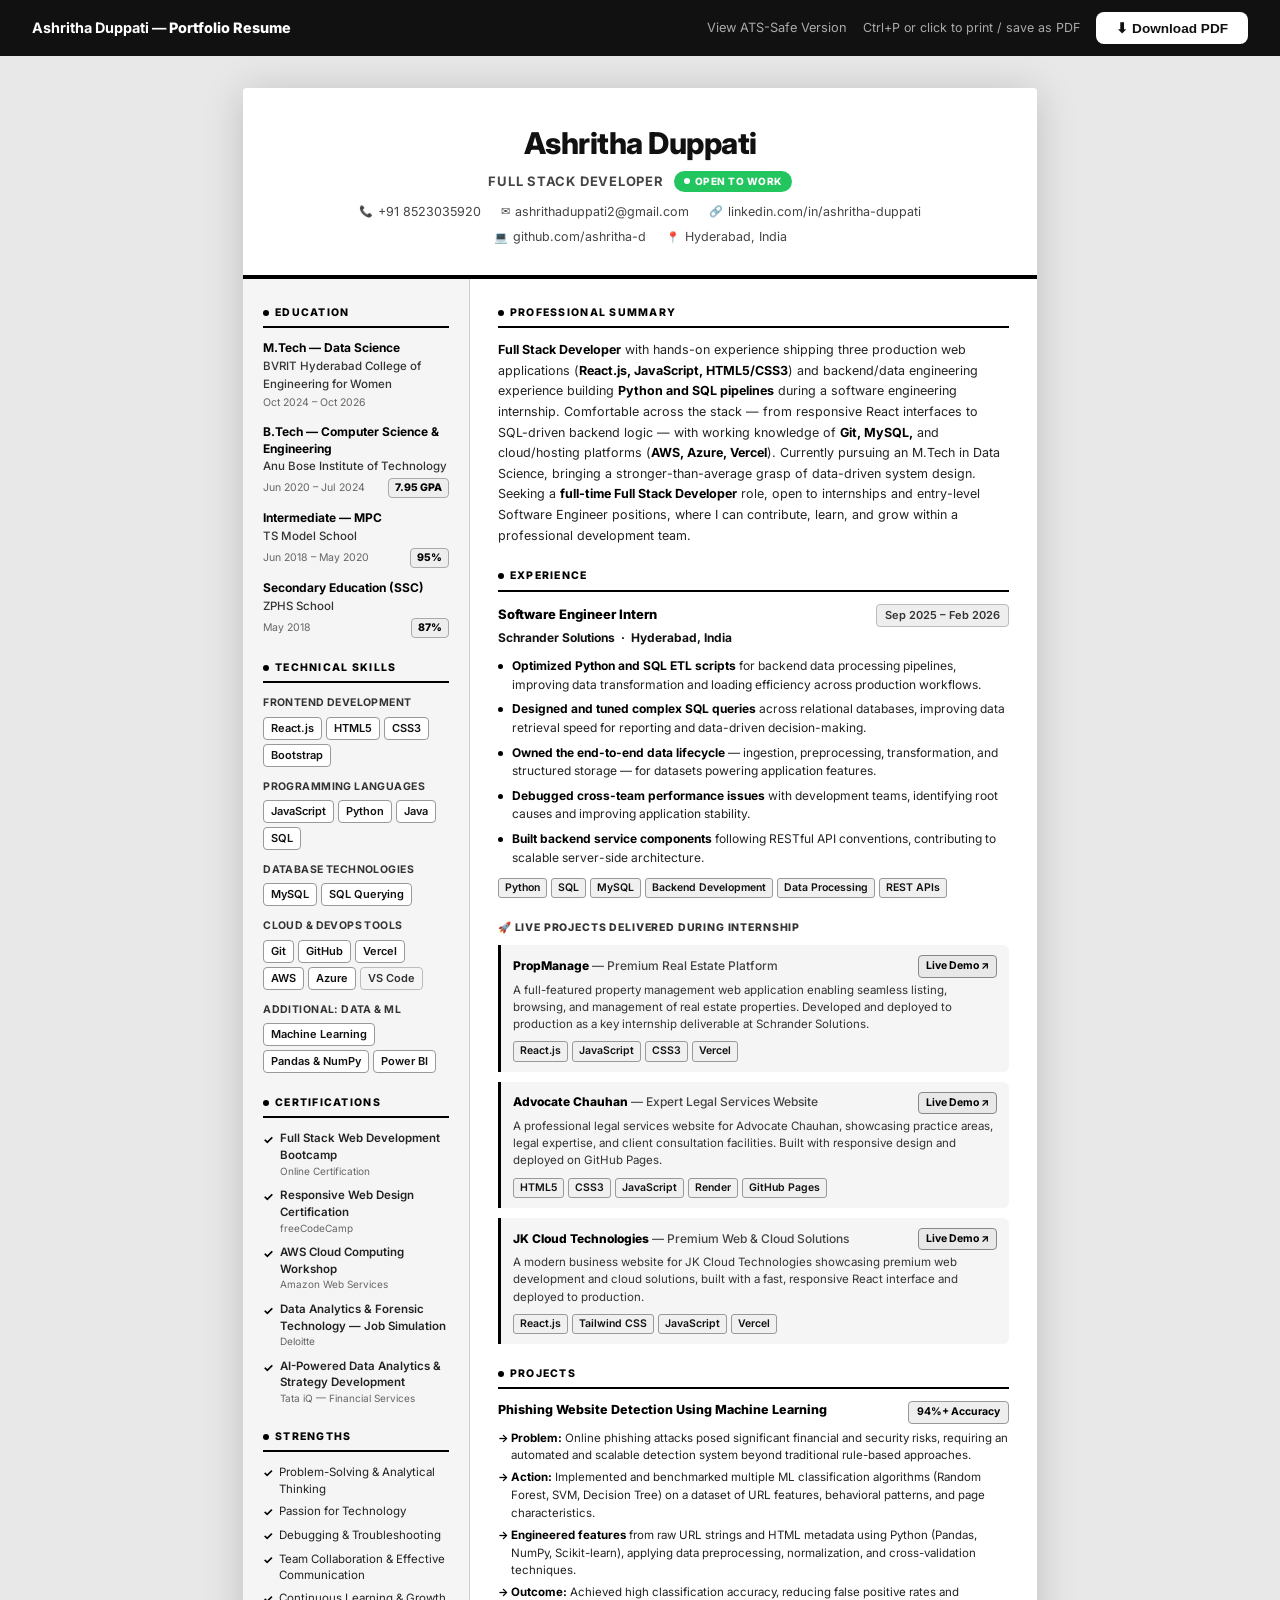
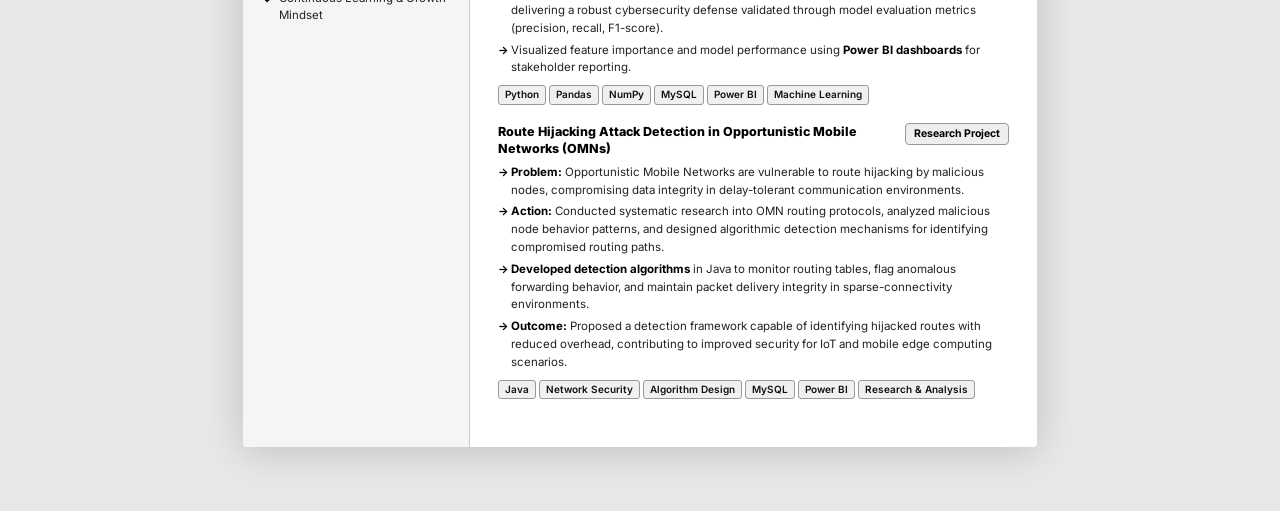
<file: resume.html>
<!DOCTYPE html>
<html lang="en">
<head>
  <meta charset="UTF-8" />
  <meta name="viewport" content="width=device-width, initial-scale=1.0" />
  <title>Ashritha Duppati — Resume | Full Stack Developer | Open to Work</title>
  <link rel="preconnect" href="https://fonts.googleapis.com" />
  <link rel="preconnect" href="https://fonts.gstatic.com" crossorigin />
  <link href="https://fonts.googleapis.com/css2?family=Inter:wght@300;400;500;600;700&display=swap" rel="stylesheet" />
  <style>
    /* ── Reset ── */
    *, *::before, *::after { box-sizing: border-box; margin: 0; padding: 0; }

    /* ── Screen wrapper + print button ── */
    body {
      font-family: 'Inter', -apple-system, sans-serif;
      background: #e8e8e8;
      color: #111;
      font-size: 13.5px;
      line-height: 1.55;
      -webkit-print-color-adjust: exact;
      print-color-adjust: exact;
    }

    .screen-bar {
      background: #111;
      padding: 12px 32px;
      display: flex;
      align-items: center;
      justify-content: space-between;
      position: sticky;
      top: 0;
      z-index: 100;
      gap: 12px;
      flex-wrap: wrap;
    }

    .screen-bar-title {
      color: #fff;
      font-size: 0.9rem;
      font-weight: 700;
    }

    .screen-bar-title span { color: #fff; font-weight: 800; }

    .btn-print {
      padding: 8px 20px;
      background: #fff;
      color: #111;
      border: none;
      border-radius: 8px;
      font-size: 0.85rem;
      font-weight: 700;
      cursor: pointer;
      display: flex;
      align-items: center;
      gap: 6px;
      transition: opacity 0.2s;
    }
    .btn-print:hover { opacity: 0.75; }

    .btn-tip {
      color: #aaa;
      font-size: 0.78rem;
    }

    /* ── Page ── */
    .page-wrapper {
      display: flex;
      justify-content: center;
      padding: 32px 16px 64px;
    }

    .resume {
      width: 210mm;
      min-height: 297mm;
      background: #fff;
      box-shadow: 0 4px 40px rgba(0,0,0,0.18);
      border-radius: 4px;
      overflow: hidden;
    }

    /* ── Header ── */
    .resume-header {
      background: #fff;
      padding: 32px 36px 28px;
      color: #111;
      position: relative;
      overflow: hidden;
      border-bottom: 4px solid #000;
    }

    .resume-header::before { display: none; }
    .resume-header::after  { display: none; }

    .header-name {
      font-size: 30px;
      font-weight: 800;
      letter-spacing: -0.5px;
      margin-bottom: 4px;
      text-align: center;
    }

    .header-title-row {
      display: flex;
      align-items: center;
      justify-content: center;
      gap: 10px;
      flex-wrap: wrap;
      margin-bottom: 10px;
    }

    .header-title {
      font-size: 13px;
      font-weight: 700;
      color: #444;
      letter-spacing: 0.06em;
      text-transform: uppercase;
    }

    .open-to-work-badge {
      display: inline-flex;
      align-items: center;
      gap: 5px;
      padding: 3px 10px;
      background: #22c55e;
      color: #fff;
      font-size: 10px;
      font-weight: 800;
      text-transform: uppercase;
      letter-spacing: 0.05em;
      border-radius: 20px;
    }
    .open-to-work-badge::before {
      content: '';
      width: 6px;
      height: 6px;
      border-radius: 50%;
      background: #fff;
    }

    .header-contact {
      display: flex;
      flex-wrap: wrap;
      justify-content: center;
      gap: 6px 20px;
    }

    .contact-item {
      display: flex;
      align-items: center;
      gap: 5px;
      font-size: 12.5px;
      color: #444;
    }

    .contact-item .icon { color: #444; font-size: 11px; }

    .contact-item a { color: #444; text-decoration: none; }
    .contact-item a:hover { color: #000; }

    /* ── Layout ── */
    .resume-body {
      display: grid;
      grid-template-columns: 1fr 2.5fr;
    }

    .col-left {
      background: #f5f5f5;
      padding: 26px 20px;
      border-right: 1px solid #ccc;
    }

    .col-right {
      padding: 26px 28px;
    }

    /* ── Section titles ── */
    .section { margin-bottom: 22px; }

    .section-title {
      font-size: 10.5px;
      font-weight: 800;
      letter-spacing: 0.12em;
      text-transform: uppercase;
      color: #000;
      padding-bottom: 5px;
      border-bottom: 2px solid #000;
      margin-bottom: 12px;
      display: flex;
      align-items: center;
      gap: 6px;
    }

    .section-title .dot {
      width: 6px; height: 6px; border-radius: 50%;
      background: #000;
      flex-shrink: 0;
    }

    /* ── Skills ── */
    .skill-group { margin-bottom: 12px; }

    .skill-group-label {
      font-size: 10.5px;
      font-weight: 700;
      color: #333;
      margin-bottom: 5px;
      text-transform: uppercase;
      letter-spacing: 0.04em;
    }

    .skill-tags {
      display: flex;
      flex-wrap: wrap;
      gap: 4px;
    }

    .skill-tag {
      padding: 2px 7px;
      background: #fff;
      color: #111;
      border-radius: 4px;
      font-size: 11px;
      font-weight: 600;
      border: 1.5px solid #999;
    }

    .skill-tag.ai    { background: #fff; color: #111; border-color: #999; }
    .skill-tag.cloud { background: #fff; color: #111; border-color: #999; }
    .skill-tag.db    { background: #fff; color: #111; border-color: #999; }
    .skill-tag.tool  { background: #f5f5f5; color: #333; border-color: #bbb; }

    /* ── Education ── */
    .edu-item { margin-bottom: 12px; }

    .edu-degree {
      font-size: 12px;
      font-weight: 700;
      color: #000;
      line-height: 1.4;
    }

    .edu-school {
      font-size: 11.5px;
      color: #333;
      font-weight: 500;
      margin-top: 1px;
    }

    .edu-meta {
      display: flex;
      justify-content: space-between;
      align-items: center;
      margin-top: 2px;
    }

    .edu-date { font-size: 10.5px; color: #666; }

    .edu-grade {
      font-size: 10.5px;
      font-weight: 800;
      color: #000;
      background: #eee;
      padding: 1px 6px;
      border-radius: 4px;
      border: 1px solid #aaa;
    }

    /* ── Certifications ── */
    .cert-item {
      display: flex;
      align-items: flex-start;
      gap: 6px;
      margin-bottom: 8px;
    }

    .cert-bullet {
      display: flex;
      align-items: center;
      justify-content: center;
      flex-shrink: 0;
      margin-top: 1px;
    }

    .cert-bullet::after {
      content: '✓';
      color: #000;
      font-size: 12px;
      font-weight: 700;
    }

    .cert-text { font-size: 11.5px; color: #222; line-height: 1.45; font-weight: 600; }
    .cert-org  { font-size: 10px; color: #666; display: block; font-weight: 400; }

    /* ── Achievements ── */
    .achieve-item {
      display: flex;
      gap: 6px;
      margin-bottom: 6px;
      font-size: 11.5px;
      color: #222;
      line-height: 1.45;
    }

    .achieve-item::before {
      content: '✓';
      color: #000;
      flex-shrink: 0;
      margin-top: 1px;
      font-weight: 700;
    }

    /* ── Summary ── */
    .summary-text {
      font-size: 12.5px;
      color: #222;
      line-height: 1.65;
    }

    .summary-text strong { color: #000; font-weight: 700; }

    /* ── Experience ── */
    .exp-item { margin-bottom: 18px; }

    .exp-header {
      display: flex;
      justify-content: space-between;
      align-items: flex-start;
      margin-bottom: 2px;
      gap: 8px;
    }

    .exp-role {
      font-size: 13px;
      font-weight: 800;
      color: #000;
    }

    .exp-date {
      font-size: 11px;
      color: #333;
      white-space: nowrap;
      background: #eee;
      padding: 2px 8px;
      border-radius: 4px;
      font-weight: 600;
      border: 1px solid #bbb;
    }

    .exp-company {
      font-size: 12px;
      color: #111;
      font-weight: 700;
      margin-bottom: 7px;
    }

    .exp-bullets { list-style: none; }

    .exp-bullets li {
      font-size: 12px;
      color: #222;
      padding: 3px 0 3px 14px;
      position: relative;
      line-height: 1.55;
    }

    .exp-bullets li::before {
      content: '';
      position: absolute;
      left: 0;
      top: 10px;
      width: 5px;
      height: 5px;
      border-radius: 50%;
      background: #000;
    }

    .exp-bullets li strong { color: #000; font-weight: 700; }

    .exp-tech-bar {
      display: flex;
      flex-wrap: wrap;
      gap: 4px;
      margin-top: 8px;
    }

    .exp-tag {
      padding: 1px 6px;
      background: #f0f0f0;
      color: #111;
      border-radius: 3px;
      font-size: 10.5px;
      font-weight: 600;
      border: 1px solid #999;
    }

    /* ── Projects ── */
    .project-item { margin-bottom: 18px; }

    .project-header {
      display: flex;
      justify-content: space-between;
      align-items: flex-start;
      gap: 8px;
      margin-bottom: 4px;
    }

    .project-title {
      font-size: 12.5px;
      font-weight: 800;
      color: #000;
      line-height: 1.4;
    }

    .project-outcome {
      font-size: 10.5px;
      font-weight: 700;
      color: #000;
      background: #eee;
      padding: 2px 8px;
      border-radius: 4px;
      border: 1.5px solid #999;
      white-space: nowrap;
    }

    .project-bullets { list-style: none; }

    .project-bullets li {
      font-size: 11.5px;
      color: #222;
      padding: 2px 0 2px 13px;
      position: relative;
      line-height: 1.55;
    }

    .project-bullets li::before {
      content: '→';
      position: absolute;
      left: 0;
      top: 2px;
      color: #000;
      font-size: 11px;
      font-weight: 700;
    }

    .project-bullets li strong { color: #000; font-weight: 700; }

    .project-tech-bar {
      display: flex;
      flex-wrap: wrap;
      gap: 3px;
      margin-top: 6px;
    }

    .proj-tag {
      padding: 1px 6px;
      background: #f0f0f0;
      color: #111;
      border-radius: 3px;
      font-size: 10px;
      font-weight: 600;
      border: 1px solid #999;
    }

    /* ── Internship Live Projects ── */
    .intern-proj-heading { margin: 14px 0 8px; }
    .intern-proj-label { font-size: 10.5px; font-weight: 800; text-transform: uppercase; letter-spacing: 0.08em; color: #333; }

    .intern-proj-list { display: flex; flex-direction: column; gap: 10px; }
    .intern-proj-item { padding: 10px 12px; background: #f5f5f5; border-left: 3px solid #000; border-radius: 0 6px 6px 0; }
    .intern-proj-row { display: flex; justify-content: space-between; align-items: center; margin-bottom: 4px; gap: 8px; }
    .intern-proj-name { font-size: 12px; font-weight: 800; color: #000; }
    .intern-proj-type { font-weight: 500; color: #444; }
    .intern-proj-link { font-size: 10.5px; font-weight: 700; color: #000; text-decoration: none; white-space: nowrap; padding: 2px 7px; background: #e8e8e8; border-radius: 4px; border: 1.5px solid #888; }
    .intern-proj-link:hover { background: #000; color: #fff; }
    .intern-proj-desc { font-size: 11.5px; color: #333; line-height: 1.5; margin-bottom: 6px; }

    /* ── Print styles ── */
    @media print {
      .screen-bar, .btn-print { display: none !important; }
      body { background: #fff; font-size: 12.5px; }
      .page-wrapper { padding: 0; }
      .resume { box-shadow: none; border-radius: 0; width: 100%; min-height: auto; }
      .resume-header { print-color-adjust: exact; -webkit-print-color-adjust: exact; }
      .cert-bullet, .exp-bullets li::before, .project-bullets li::before { print-color-adjust: exact; }

      @page {
        size: A4;
        margin: 0;
      }
    }
  </style>
</head>
<body>

<!-- Screen Control Bar -->
<div class="screen-bar">
  <div class="screen-bar-title">
    Ashritha Duppati — <span>Portfolio Resume</span>
  </div>
  <div style="display:flex;align-items:center;gap:16px">
    <a href="resume-ats.html" style="color:#aaa;font-size:0.8rem;text-decoration:none;">View ATS-Safe Version</a>
    <span class="btn-tip">Ctrl+P or click to print / save as PDF</span>
    <button class="btn-print" onclick="window.print()">
      ⬇ Download PDF
    </button>
  </div>
</div>

<div class="page-wrapper">

  <!-- ═══ RESUME ═══ -->
  <div class="resume">

    <!-- Header -->
    <div class="resume-header">
      <div class="header-name">Ashritha Duppati</div>
      <div class="header-title-row">
        <div class="header-title">Full Stack Developer</div>
        <span class="open-to-work-badge">Open to Work</span>
      </div>
      <div class="header-contact">
        <div class="contact-item">
          <span class="icon">📞</span>
          +91 8523035920
        </div>
        <div class="contact-item">
          <span class="icon">✉</span>
          <a href="mailto:ashrithaduppati2@gmail.com">ashrithaduppati2@gmail.com</a>
        </div>
        <div class="contact-item">
          <span class="icon">🔗</span>
          <a href="https://www.linkedin.com/in/ashritha-duppati-47ab68271/" target="_blank">linkedin.com/in/ashritha-duppati</a>
        </div>
        <div class="contact-item">
          <span class="icon">💻</span>
          <a href="https://github.com/ashritha-d" target="_blank">github.com/ashritha-d</a>
        </div>
        <div class="contact-item">
          <span class="icon">📍</span>
          Hyderabad, India
        </div>
      </div>
    </div>

    <!-- Body -->
    <div class="resume-body">

      <!-- Left Column -->
      <div class="col-left">

        <!-- Education -->
        <div class="section">
          <div class="section-title"><span class="dot"></span> Education</div>

          <div class="edu-item">
            <div class="edu-degree">M.Tech — Data Science</div>
            <div class="edu-school">BVRIT Hyderabad College of Engineering for Women</div>
            <div class="edu-meta">
              <span class="edu-date">Oct 2024 – Oct 2026</span>
            </div>
          </div>

          <div class="edu-item">
            <div class="edu-degree">B.Tech — Computer Science &amp; Engineering</div>
            <div class="edu-school">Anu Bose Institute of Technology</div>
            <div class="edu-meta">
              <span class="edu-date">Jun 2020 – Jul 2024</span>
              <span class="edu-grade">7.95 GPA</span>
            </div>
          </div>

          <div class="edu-item">
            <div class="edu-degree">Intermediate — MPC</div>
            <div class="edu-school">TS Model School</div>
            <div class="edu-meta">
              <span class="edu-date">Jun 2018 – May 2020</span>
              <span class="edu-grade">95%</span>
            </div>
          </div>

          <div class="edu-item">
            <div class="edu-degree">Secondary Education (SSC)</div>
            <div class="edu-school">ZPHS School</div>
            <div class="edu-meta">
              <span class="edu-date">May 2018</span>
              <span class="edu-grade">87%</span>
            </div>
          </div>
        </div>

        <!-- Technical Skills -->
        <div class="section">
          <div class="section-title"><span class="dot"></span> Technical Skills</div>

          <div class="skill-group">
            <div class="skill-group-label">Frontend Development</div>
            <div class="skill-tags">
              <span class="skill-tag">React.js</span>
              <span class="skill-tag">HTML5</span>
              <span class="skill-tag">CSS3</span>
              <span class="skill-tag">Bootstrap</span>
            </div>
          </div>

          <div class="skill-group">
            <div class="skill-group-label">Programming Languages</div>
            <div class="skill-tags">
              <span class="skill-tag">JavaScript</span>
              <span class="skill-tag">Python</span>
              <span class="skill-tag">Java</span>
              <span class="skill-tag">SQL</span>
            </div>
          </div>

          <div class="skill-group">
            <div class="skill-group-label">Database Technologies</div>
            <div class="skill-tags">
              <span class="skill-tag db">MySQL</span>
              <span class="skill-tag db">SQL Querying</span>
            </div>
          </div>

          <div class="skill-group">
            <div class="skill-group-label">Cloud & DevOps Tools</div>
            <div class="skill-tags">
              <span class="skill-tag cloud">Git</span>
              <span class="skill-tag cloud">GitHub</span>
              <span class="skill-tag cloud">Vercel</span>
              <span class="skill-tag cloud">AWS</span>
              <span class="skill-tag cloud">Azure</span>
              <span class="skill-tag tool">VS Code</span>
            </div>
          </div>

          <div class="skill-group">
            <div class="skill-group-label">Additional: Data & ML</div>
            <div class="skill-tags">
              <span class="skill-tag ai">Machine Learning</span>
              <span class="skill-tag ai">Pandas &amp; NumPy</span>
              <span class="skill-tag ai">Power BI</span>
            </div>
          </div>
        </div>

        <!-- Certifications -->
        <div class="section">
          <div class="section-title"><span class="dot"></span> Certifications</div>

          <div class="cert-item">
            <div class="cert-bullet"></div>
            <div>
              <div class="cert-text">Full Stack Web Development Bootcamp</div>
              <span class="cert-org">Online Certification</span>
            </div>
          </div>

          <div class="cert-item">
            <div class="cert-bullet"></div>
            <div>
              <div class="cert-text">Responsive Web Design Certification</div>
              <span class="cert-org">freeCodeCamp</span>
            </div>
          </div>

          <div class="cert-item">
            <div class="cert-bullet"></div>
            <div>
              <div class="cert-text">AWS Cloud Computing Workshop</div>
              <span class="cert-org">Amazon Web Services</span>
            </div>
          </div>

          <div class="cert-item">
            <div class="cert-bullet"></div>
            <div>
              <div class="cert-text">Data Analytics &amp; Forensic Technology — Job Simulation</div>
              <span class="cert-org">Deloitte</span>
            </div>
          </div>

          <div class="cert-item">
            <div class="cert-bullet"></div>
            <div>
              <div class="cert-text">AI-Powered Data Analytics &amp; Strategy Development</div>
              <span class="cert-org">Tata iQ — Financial Services</span>
            </div>
          </div>
        </div>

        <!-- Strengths -->
        <div class="section">
          <div class="section-title"><span class="dot"></span> Strengths</div>
          <div class="achieve-item">Problem-Solving &amp; Analytical Thinking</div>
          <div class="achieve-item">Passion for Technology</div>
          <div class="achieve-item">Debugging &amp; Troubleshooting</div>
          <div class="achieve-item">Team Collaboration &amp; Effective Communication</div>
          <div class="achieve-item">Continuous Learning &amp; Growth Mindset</div>
        </div>

      </div><!-- /col-left -->

      <!-- Right Column -->
      <div class="col-right">

        <!-- Summary -->
        <div class="section">
          <div class="section-title"><span class="dot"></span> Professional Summary</div>
          <p class="summary-text">
            <strong>Full Stack Developer</strong> with hands-on experience shipping three production web applications (<strong>React.js, JavaScript, HTML5/CSS3</strong>) and backend/data engineering experience building <strong>Python and SQL pipelines</strong> during a software engineering internship. Comfortable across the stack — from responsive React interfaces to SQL-driven backend logic — with working knowledge of <strong>Git, MySQL,</strong> and cloud/hosting platforms (<strong>AWS, Azure, Vercel</strong>). Currently pursuing an M.Tech in Data Science, bringing a stronger-than-average grasp of data-driven system design. Seeking a <strong>full-time Full Stack Developer</strong> role, open to internships and entry-level Software Engineer positions, where I can contribute, learn, and grow within a professional development team.
          </p>
        </div>

        <!-- Experience -->
        <div class="section">
          <div class="section-title"><span class="dot"></span> Experience</div>

          <div class="exp-item">
            <div class="exp-header">
              <div class="exp-role">Software Engineer Intern</div>
              <div class="exp-date">Sep 2025 – Feb 2026</div>
            </div>
            <div class="exp-company">Schrander Solutions &nbsp;·&nbsp; Hyderabad, India</div>
            <ul class="exp-bullets">
              <li>
                <strong>Optimized Python and SQL ETL scripts</strong> for backend data processing pipelines, improving data transformation and loading efficiency across production workflows.
              </li>
              <li>
                <strong>Designed and tuned complex SQL queries</strong> across relational databases, improving data retrieval speed for reporting and data-driven decision-making.
              </li>
              <li>
                <strong>Owned the end-to-end data lifecycle</strong> — ingestion, preprocessing, transformation, and structured storage — for datasets powering application features.
              </li>
              <li>
                <strong>Debugged cross-team performance issues</strong> with development teams, identifying root causes and improving application stability.
              </li>
              <li>
                <strong>Built backend service components</strong> following RESTful API conventions, contributing to scalable server-side architecture.
              </li>
            </ul>
            <div class="exp-tech-bar">
              <span class="exp-tag">Python</span>
              <span class="exp-tag">SQL</span>
              <span class="exp-tag">MySQL</span>
              <span class="exp-tag">Backend Development</span>
              <span class="exp-tag">Data Processing</span>
              <span class="exp-tag">REST APIs</span>
            </div>
          </div>

          <!-- Internship Live Projects -->
          <div class="intern-proj-heading">
            <span class="intern-proj-label">🚀 Live Projects Delivered During Internship</span>
          </div>
          <div class="intern-proj-list">

            <div class="intern-proj-item">
              <div class="intern-proj-row">
                <div class="intern-proj-name">PropManage <span class="intern-proj-type">— Premium Real Estate Platform</span></div>
                <a href="https://pma-user.vercel.app" target="_blank" class="intern-proj-link">Live Demo ↗</a>
              </div>
              <p class="intern-proj-desc">A full-featured property management web application enabling seamless listing, browsing, and management of real estate properties. Developed and deployed to production as a key internship deliverable at Schrander Solutions.</p>
              <div class="exp-tech-bar">
                <span class="exp-tag">React.js</span>
                <span class="exp-tag">JavaScript</span>
                <span class="exp-tag">CSS3</span>
                <span class="exp-tag">Vercel</span>
              </div>
            </div>

            <div class="intern-proj-item">
              <div class="intern-proj-row">
                <div class="intern-proj-name">Advocate Chauhan <span class="intern-proj-type">— Expert Legal Services Website</span></div>
                <a href="https://ashritha-d.github.io/ChauhanAdvocate/" target="_blank" class="intern-proj-link">Live Demo ↗</a>
              </div>
              <p class="intern-proj-desc">A professional legal services website for Advocate Chauhan, showcasing practice areas, legal expertise, and client consultation facilities. Built with responsive design and deployed on GitHub Pages.</p>
              <div class="exp-tech-bar">
                <span class="exp-tag">HTML5</span>
                <span class="exp-tag">CSS3</span>
                <span class="exp-tag">JavaScript</span>
                <span class="exp-tag">Render</span>
                <span class="exp-tag">GitHub Pages</span>
              </div>
            </div>

            <div class="intern-proj-item">
              <div class="intern-proj-row">
                <div class="intern-proj-name">JK Cloud Technologies <span class="intern-proj-type">— Premium Web & Cloud Solutions</span></div>
                <a href="https://j-kcloud-technologies.vercel.app/" target="_blank" class="intern-proj-link">Live Demo ↗</a>
              </div>
              <p class="intern-proj-desc">A modern business website for JK Cloud Technologies showcasing premium web development and cloud solutions, built with a fast, responsive React interface and deployed to production.</p>
              <div class="exp-tech-bar">
                <span class="exp-tag">React.js</span>
                <span class="exp-tag">Tailwind CSS</span>
                <span class="exp-tag">JavaScript</span>
                <span class="exp-tag">Vercel</span>
              </div>
            </div>

          </div>
        </div>

        <!-- Projects -->
        <div class="section">
          <div class="section-title"><span class="dot"></span> Projects</div>

          <!-- Project 1 -->
          <div class="project-item">
            <div class="project-header">
              <div class="project-title">Phishing Website Detection Using Machine Learning</div>
              <div class="project-outcome">94%+ Accuracy</div>
            </div>
            <ul class="project-bullets">
              <li>
                <strong>Problem:</strong> Online phishing attacks posed significant financial and security risks, requiring an automated and scalable detection system beyond traditional rule-based approaches.
              </li>
              <li>
                <strong>Action:</strong> Implemented and benchmarked multiple ML classification algorithms (Random Forest, SVM, Decision Tree) on a dataset of URL features, behavioral patterns, and page characteristics.
              </li>
              <li>
                <strong>Engineered features</strong> from raw URL strings and HTML metadata using Python (Pandas, NumPy, Scikit-learn), applying data preprocessing, normalization, and cross-validation techniques.
              </li>
              <li>
                <strong>Outcome:</strong> Achieved high classification accuracy, reducing false positive rates and delivering a robust cybersecurity defense validated through model evaluation metrics (precision, recall, F1-score).
              </li>
              <li>
                Visualized feature importance and model performance using <strong>Power BI dashboards</strong> for stakeholder reporting.
              </li>
            </ul>
            <div class="project-tech-bar">
              <span class="proj-tag">Python</span>
              <span class="proj-tag">Pandas</span>
              <span class="proj-tag">NumPy</span>
              <span class="proj-tag">MySQL</span>
              <span class="proj-tag">Power BI</span>
              <span class="proj-tag">Machine Learning</span>
            </div>
          </div>

          <!-- Project 2 -->
          <div class="project-item">
            <div class="project-header">
              <div class="project-title">Route Hijacking Attack Detection in Opportunistic Mobile Networks (OMNs)</div>
              <div class="project-outcome">Research Project</div>
            </div>
            <ul class="project-bullets">
              <li>
                <strong>Problem:</strong> Opportunistic Mobile Networks are vulnerable to route hijacking by malicious nodes, compromising data integrity in delay-tolerant communication environments.
              </li>
              <li>
                <strong>Action:</strong> Conducted systematic research into OMN routing protocols, analyzed malicious node behavior patterns, and designed algorithmic detection mechanisms for identifying compromised routing paths.
              </li>
              <li>
                <strong>Developed detection algorithms</strong> in Java to monitor routing tables, flag anomalous forwarding behavior, and maintain packet delivery integrity in sparse-connectivity environments.
              </li>
              <li>
                <strong>Outcome:</strong> Proposed a detection framework capable of identifying hijacked routes with reduced overhead, contributing to improved security for IoT and mobile edge computing scenarios.
              </li>
            </ul>
            <div class="project-tech-bar">
              <span class="proj-tag">Java</span>
              <span class="proj-tag">Network Security</span>
              <span class="proj-tag">Algorithm Design</span>
              <span class="proj-tag">MySQL</span>
              <span class="proj-tag">Power BI</span>
              <span class="proj-tag">Research &amp; Analysis</span>
            </div>
          </div>

        </div><!-- /projects -->

      </div><!-- /col-right -->
    </div><!-- /resume-body -->
  </div><!-- /resume -->

</div><!-- /page-wrapper -->
</body>
</html>
</file>
<file: css/style.css>
/* ============================================================
   PORTFOLIO — Ashritha Duppati
   Light-first design · Blue/Purple gradient · Clean & Professional
   ============================================================ */

/* ─── Reset ─────────────────────────────────────────────────── */
*, *::before, *::after { box-sizing: border-box; margin: 0; padding: 0; }

/* ─── Root — LIGHT MODE DEFAULT ─────────────────────────────── */
:root {
  /* Light theme */
  --bg:           #f8f9fb;
  --bg-2:         #f1f3f6;
  --bg-3:         #e8eaef;
  --surface:      #ffffff;
  --surface-2:    #f4f6f9;
  --border:       rgba(37,99,235,0.12);
  --border-hover: rgba(37,99,235,0.25);
  --text:         #0f172a;
  --text-2:       #475569;
  --text-3:       #64748b;

  --glass:        rgba(255,255,255,0.7);
  --glass-border: rgba(0,0,0,0.07);

  /* Brand colors — tuned for white bg */
  --blue:         #2563eb;
  --purple:       #7c3aed;
  --blue-dim:     rgba(37, 99, 235, 0.08);
  --purple-dim:   rgba(124, 58, 237, 0.08);

  --grad:         linear-gradient(135deg, #2563eb 0%, #7c3aed 100%);
  --grad-text:    linear-gradient(135deg, #2563eb 0%, #7c3aed 100%);
  --grad-glow:    linear-gradient(135deg, rgba(37,99,235,.12), rgba(124,58,237,.12));

  /* Typography */
  --font-body:    'Inter', -apple-system, sans-serif;
  --font-heading: 'Space Grotesk', -apple-system, sans-serif;
  --font-mono:    'JetBrains Mono', monospace;

  /* Spacing */
  --section-gap:  110px;
  --nav-h:        70px;

  /* Motion */
  --ease:         cubic-bezier(0.25, 0.46, 0.45, 0.94);
  --transition:   0.3s var(--ease);
}

/* ─── Dark Mode Override ─────────────────────────────────────── */
[data-theme="dark"] {
  --bg:           #080808;
  --bg-2:         #0f0f0f;
  --bg-3:         #151515;
  --surface:      #1a1a1a;
  --surface-2:    #212121;
  --border:       rgba(255,255,255,0.08);
  --border-hover: rgba(255,255,255,0.15);
  --text:         #f5f5f5;
  --text-2:       #a0a0a0;
  --text-3:       #555555;
  --glass:        rgba(255,255,255,0.04);
  --glass-border: rgba(255,255,255,0.06);

  --blue:         #3b82f6;
  --purple:       #8b5cf6;
  --blue-dim:     rgba(59,130,246,0.12);
  --purple-dim:   rgba(139,92,246,0.12);

  --grad:         linear-gradient(135deg, #3b82f6 0%, #8b5cf6 100%);
  --grad-text:    linear-gradient(135deg, #60a5fa 0%, #a78bfa 100%);
}

html { scroll-behavior: smooth; }

body {
  font-family: var(--font-body);
  background: var(--bg);
  color: var(--text);
  line-height: 1.6;
  overflow-x: hidden;
  cursor: none;
  transition: background 0.3s, color 0.3s;
}

body.menu-open { overflow: hidden; }

/* ─── Scrollbar ─────────────────────────────────────────────── */
::-webkit-scrollbar { width: 5px; }
::-webkit-scrollbar-track { background: var(--bg-2); }
::-webkit-scrollbar-thumb { background: var(--grad); border-radius: 3px; }

/* ─── Scroll Progress ───────────────────────────────────────── */
.scroll-progress {
  position: fixed; top: 0; left: 0; height: 3px;
  background: var(--grad); z-index: 9999;
  width: 0%; transition: width 0.1s linear;
  box-shadow: 0 0 8px rgba(37,99,235,0.4);
}

/* ─── Cursor ────────────────────────────────────────────────── */
.cursor-dot {
  position: fixed; width: 6px; height: 6px;
  background: var(--blue); border-radius: 50%;
  pointer-events: none; z-index: 9998;
  transform: translate(-50%, -50%);
}

.cursor-ring {
  position: fixed; width: 30px; height: 30px;
  border: 1.5px solid rgba(37,99,235,0.4);
  border-radius: 50%; pointer-events: none; z-index: 9997;
  transform: translate(-50%, -50%);
  transition: all 0.15s var(--ease);
}
.cursor-ring.hover { transform: translate(-50%, -50%) scale(1.5); background: rgba(37,99,235,0.06); border-color: var(--blue); }

@media (pointer: coarse) { .cursor-dot, .cursor-ring { display: none; } body { cursor: auto; } }

/* ─── Utilities ─────────────────────────────────────────────── */
.container { max-width: 1180px; margin: 0 auto; padding: 0 24px; }

.gradient-text {
  background: var(--grad-text);
  -webkit-background-clip: text; -webkit-text-fill-color: transparent;
  background-clip: text;
}

.section { padding: var(--section-gap) 0; position: relative; }
.section:nth-child(even) { background: var(--bg-2); }

.section-header { text-align: center; margin-bottom: 60px; }

.section-tag {
  display: inline-block; padding: 5px 14px;
  background: var(--blue-dim); border: 1px solid rgba(37,99,235,0.2);
  border-radius: 100px; color: var(--blue); font-size: 0.78rem;
  font-weight: 600; letter-spacing: 0.08em; text-transform: uppercase;
  margin-bottom: 14px;
}

.section-title {
  font-family: var(--font-heading); font-size: clamp(1.9rem, 3.5vw, 2.8rem);
  font-weight: 700; line-height: 1.15; margin-bottom: 14px;
}

.section-subtitle { color: var(--text-2); font-size: 1.05rem; max-width: 580px; margin: 0 auto; }
.inline-link { color: var(--blue); font-weight: 600; text-decoration: none; }
.inline-link:hover { text-decoration: underline; }

/* ─── Buttons ────────────────────────────────────────────────── */
.btn {
  display: inline-flex; align-items: center; gap: 8px;
  padding: 11px 22px; border-radius: 10px; font-weight: 600;
  font-size: 0.92rem; text-decoration: none; border: none;
  cursor: pointer; transition: var(--transition); white-space: nowrap;
  position: relative; overflow: hidden;
}
.btn::after { content: ''; position: absolute; inset: 0; background: rgba(255,255,255,0.1); opacity: 0; transition: opacity 0.2s; }
.btn:hover::after { opacity: 1; }

.btn-primary { background: var(--grad); color: #fff; box-shadow: 0 4px 16px rgba(37,99,235,0.25); }
.btn-primary:hover { transform: translateY(-2px); box-shadow: 0 8px 28px rgba(37,99,235,0.35); }

.btn-secondary { background: var(--surface); border: 1.5px solid var(--blue); color: var(--blue); }
.btn-secondary:hover { background: var(--blue-dim); transform: translateY(-2px); box-shadow: 0 4px 16px rgba(37,99,235,0.15); }

.btn-ghost { background: transparent; border: 1.5px solid var(--border-hover); color: var(--text-2); }
.btn-ghost:hover { color: var(--blue); border-color: var(--blue); transform: translateY(-2px); }

.btn-sm { padding: 7px 14px; font-size: 0.82rem; }
.btn-lg { padding: 14px 30px; font-size: 0.98rem; }
.btn-full { width: 100%; justify-content: center; }

/* Scroll Animations */
.reveal, .fade-up {
  opacity: 0; transform: translateY(36px);
  transition: opacity 0.65s var(--ease), transform 0.65s var(--ease);
}
.reveal.visible, .fade-up.visible { opacity: 1; transform: none; }

/* ─── Navbar ─────────────────────────────────────────────────── */
.navbar {
  position: fixed; top: 0; left: 0; right: 0; z-index: 1000;
  height: var(--nav-h); transition: var(--transition);
}

.navbar.scrolled {
  background: rgba(248,249,251,0.9);
  backdrop-filter: blur(20px) saturate(180%);
  border-bottom: 1px solid var(--border);
  box-shadow: 0 2px 20px rgba(0,0,0,0.06);
}

[data-theme="dark"] .navbar.scrolled {
  background: rgba(8,8,8,0.88);
  box-shadow: 0 2px 20px rgba(0,0,0,0.3);
}

.nav-container {
  max-width: 1180px; margin: 0 auto; padding: 0 24px;
  height: 100%; display: flex; align-items: center; justify-content: space-between;
}

.nav-logo {
  font-family: var(--font-heading); font-size: 1.3rem; font-weight: 700;
  text-decoration: none; color: var(--text);
}

.nav-links { display: flex; gap: 4px; list-style: none; }
@media (max-width: 768px) { .nav-links { display: none; } }

.nav-link {
  text-decoration: none; color: var(--text-2); font-size: 0.88rem; font-weight: 500;
  padding: 6px 11px; border-radius: 8px; transition: var(--transition);
}
.nav-link:hover, .nav-link.active { color: var(--blue); background: var(--blue-dim); }

.nav-actions { display: flex; align-items: center; gap: 10px; }

.theme-toggle {
  background: var(--surface); border: 1.5px solid var(--border);
  color: var(--text-2); width: 36px; height: 36px; border-radius: 9px;
  cursor: pointer; transition: var(--transition);
  display: flex; align-items: center; justify-content: center; font-size: 0.9rem;
}
.theme-toggle:hover { color: var(--blue); border-color: var(--blue); }

.hamburger {
  display: none; flex-direction: column; gap: 5px;
  background: var(--surface); border: 1.5px solid var(--border);
  width: 36px; height: 36px; border-radius: 9px; cursor: pointer;
  align-items: center; justify-content: center; padding: 8px;
}
.hamburger span { width: 18px; height: 1.5px; background: var(--text); transition: var(--transition); display: block; }
.hamburger.active span:nth-child(1) { transform: rotate(45deg) translate(4.5px, 4.5px); }
.hamburger.active span:nth-child(2) { opacity: 0; }
.hamburger.active span:nth-child(3) { transform: rotate(-45deg) translate(4.5px, -4.5px); }
@media (max-width: 768px) { .hamburger { display: flex; } .nav-actions .btn-sm { display: none; } }

.mobile-menu {
  position: fixed; top: var(--nav-h); left: 0; right: 0; bottom: 0;
  background: var(--bg); z-index: 999; padding: 32px 24px;
  transform: translateX(100%); transition: transform 0.4s var(--ease);
  border-top: 1px solid var(--border);
}
.mobile-menu.open { transform: translateX(0); }
.mobile-menu ul { list-style: none; }
.mobile-link {
  display: block; padding: 14px 0; color: var(--text); text-decoration: none;
  font-size: 1.4rem; font-weight: 600; font-family: var(--font-heading);
  border-bottom: 1px solid var(--border); transition: var(--transition);
}
.mobile-link:hover { color: var(--blue); padding-left: 8px; }

/* ─── Hero (light, premium) ──────────────────────────────────── */
.hero {
  min-height: 100vh; display: flex; align-items: center;
  padding: calc(var(--nav-h) + 40px) 0 80px;
  position: relative; overflow: hidden;
  background: linear-gradient(160deg, #f8faff 0%, #eaf2ff 50%, #ddebff 100%);
}

#particleCanvas { position: absolute; inset: 0; width: 100%; height: 100%; }

.hero-glow { position: absolute; border-radius: 50%; filter: blur(90px); pointer-events: none; }
.hero-glow-1 { width: 500px; height: 500px; top: -60px; right: -80px; background: radial-gradient(circle, rgba(124,58,237,0.16) 0%, transparent 70%); }
.hero-glow-2 { width: 360px; height: 360px; bottom: -40px; left: 5%; background: radial-gradient(circle, rgba(37,99,235,0.14) 0%, transparent 70%); }
.hero-glow-3 { width: 240px; height: 240px; top: 40%; left: 40%; background: radial-gradient(circle, rgba(139,92,246,0.1) 0%, transparent 70%); }

.hero-container {
  max-width: 1180px; margin: 0 auto; padding: 0 24px;
  display: grid; grid-template-columns: 1fr 1fr; gap: 72px;
  align-items: center; position: relative; z-index: 1;
}
.hero-visual { align-self: start; }
.hero-avatar-row { display: flex; align-items: center; gap: 18px; flex-wrap: wrap; margin-bottom: 22px; }

@media (max-width: 968px) {
  .hero-container { grid-template-columns: 1fr; gap: 48px; }
  .hero-visual { order: -1; text-align: center; }
  .hero-visual .hero-info-cards { display: none; }
  .hero-visual .hero-avatar { display: inline-block; }
  .hero-avatar-row { justify-content: center; }
}

.hero-badge {
  display: inline-flex; align-items: center; gap: 8px;
  padding: 5px 14px 5px 10px; border-radius: 100px;
  background: rgba(37,99,235,0.1); border: 1px solid rgba(37,99,235,0.25);
  font-size: 0.78rem; font-weight: 500; color: #2563eb; margin-bottom: 22px;
}
.hero-badge.open-to-work {
  background: rgba(34,197,94,0.12); border: 1.5px solid rgba(34,197,94,0.4);
  color: #16a34a; font-weight: 700;
}
.hero-avatar-row .hero-badge { margin-bottom: 0; }
.badge-dot { width: 7px; height: 7px; border-radius: 50%; background: #22c55e; animation: pulse 2s infinite; }
@keyframes pulse { 0%,100% { opacity: 1; } 50% { opacity: 0.4; } }

.hero-avatar { display: inline-block; position: relative; }
.avatar-ring { width: 170px; height: 170px; border-radius: 50%; padding: 4px; background: linear-gradient(135deg, #3b82f6, #8b5cf6); display: inline-block; }
.avatar-image { width: 100%; height: 100%; border-radius: 50%; background: #1e293b; overflow: hidden; display: flex; align-items: center; justify-content: center; }
.avatar-image img { width: 100%; height: 100%; object-fit: cover; object-position: center top; border-radius: 50%; display: block; }
.avatar-status {
  position: absolute; bottom: 0; right: -10px;
  background: #fff; border: 2px solid #eaf2ff; border-radius: 100px;
  padding: 2px 8px; display: flex; align-items: center; gap: 4px;
  font-size: 0.68rem; color: #475569; box-shadow: 0 4px 12px rgba(37,99,235,0.12);
}
.status-dot { width: 6px; height: 6px; border-radius: 50%; background: #22c55e; animation: pulse 2s infinite; }

.hero-name { font-family: var(--font-heading); font-size: clamp(2.8rem, 5vw, 4.2rem); font-weight: 800; line-height: 1.08; margin-bottom: 14px; color: #0f172a; letter-spacing: -0.02em; }
.hero-name .gradient-text { background: linear-gradient(135deg, #2563eb, #7c3aed); -webkit-background-clip: text; -webkit-text-fill-color: transparent; }

.hero-roles { display: flex; align-items: center; flex-wrap: wrap; gap: 4px 8px; margin-bottom: 16px; }
.role-tag { font-size: 0.82rem; color: #64748b; font-weight: 500; }
.role-sep { color: #94a3b8; }

.hero-tagline { color: #475569; font-size: 1.05rem; line-height: 1.65; margin-bottom: 28px; max-width: 500px; }

.hero-cta { display: flex; gap: 10px; flex-wrap: wrap; margin-bottom: 36px; }
.hero-cta .btn-primary { background: linear-gradient(135deg, #2563eb, #7c3aed); box-shadow: 0 4px 20px rgba(37,99,235,0.3); }

/* Hero Stats */
.hero-stats {
  display: flex; align-items: center; gap: 20px; padding: 18px 22px;
  background: rgba(255,255,255,0.75); border: 1px solid rgba(37,99,235,0.12);
  border-radius: 16px; backdrop-filter: blur(10px); margin-bottom: 24px;
  box-shadow: 0 4px 24px rgba(37,99,235,0.06);
}
.stat-card { text-align: center; }
.stat-number {
  font-family: var(--font-heading); font-size: 1.8rem; font-weight: 800;
  background: linear-gradient(135deg, #2563eb, #7c3aed); -webkit-background-clip: text; -webkit-text-fill-color: transparent;
}
.stat-number-text {
  font-family: var(--font-heading); font-size: 1.8rem; font-weight: 800;
  background: linear-gradient(135deg, #2563eb, #7c3aed); -webkit-background-clip: text; -webkit-text-fill-color: transparent;
  display: inline-block;
}
.stat-suffix { font-size: 1.2rem; font-weight: 700; color: #2563eb; }
.stat-label { display: block; color: #64748b; font-size: 0.72rem; margin-top: 3px; white-space: nowrap; }
.stat-divider { width: 1px; height: 40px; background: rgba(37,99,235,0.15); }

/* Hero Social */
.hero-social { display: flex; gap: 10px; }
.social-btn {
  width: 38px; height: 38px; border-radius: 10px;
  background: #fff; border: 1px solid rgba(37,99,235,0.12);
  display: flex; align-items: center; justify-content: center;
  color: #475569; text-decoration: none; transition: var(--transition); font-size: 0.95rem;
  box-shadow: 0 2px 10px rgba(37,99,235,0.06);
}
.social-btn:hover { background: rgba(37,99,235,0.1); border-color: rgba(37,99,235,0.3); color: #2563eb; transform: translateY(-3px); }

/* Code Window */
.code-window { background: #0d1117; border: 1px solid rgba(255,255,255,0.08); border-radius: 14px; overflow: hidden; box-shadow: 0 32px 64px rgba(0,0,0,0.5); }
.window-header { background: #161b22; padding: 11px 16px; display: flex; align-items: center; gap: 7px; border-bottom: 1px solid rgba(255,255,255,0.06); }
.dot { width: 11px; height: 11px; border-radius: 50%; }
.dot.red { background: #ff5f57; } .dot.yellow { background: #ffbd2e; } .dot.green { background: #28c840; }
.window-title { color: #6b7280; font-size: 0.78rem; font-family: var(--font-mono); margin-left: 6px; }
.window-body { padding: 22px; position: relative; }
.code-content { font-family: var(--font-mono); font-size: 0.8rem; line-height: 1.85; color: #8b949e; }
.code-keyword { color: #ff7b72; } .code-var { color: #79c0ff; } .code-fn { color: #d2a8ff; }
.code-string { color: #a5d6ff; } .code-prop { color: #ffa657; } .code-bool { color: #79c0ff; }
.typing-cursor { display: inline-block; width: 2px; height: 1em; background: #3b82f6; animation: blink 1s step-end infinite; vertical-align: text-bottom; margin-left: 2px; }
@keyframes blink { 0%,100% { opacity: 1; } 50% { opacity: 0; } }

/* Hero Info Cards */
.hero-info-cards { display: flex; flex-direction: column; gap: 8px; margin-top: 14px; }
.info-card {
  display: flex; align-items: center; gap: 12px; padding: 11px 14px;
  background: #fff; border: 1px solid rgba(37,99,235,0.12);
  border-radius: 14px; box-shadow: 0 2px 12px rgba(37,99,235,0.06);
}
.info-card i { color: #2563eb; font-size: 0.9rem; }
.info-card-label { display: block; font-size: 0.68rem; color: #64748b; text-transform: uppercase; letter-spacing: 0.04em; }
.info-card-value { font-size: 0.82rem; color: #1e293b; font-weight: 500; }

/* Hero Scroll */
.hero-scroll {
  position: absolute; bottom: 28px; left: 50%; transform: translateX(-50%);
  display: flex; flex-direction: column; align-items: center; gap: 6px; color: #475569; font-size: 0.72rem;
}
.scroll-indicator { width: 1px; height: 36px; background: linear-gradient(to bottom, transparent, #3b82f6); animation: scrollDown 2s ease-in-out infinite; }
@keyframes scrollDown { 0%,100% { transform: scaleY(1); opacity: 1; } 50% { transform: scaleY(0.5); opacity: 0.5; } }

/* ─── Career Objective ───────────────────────────────────────── */
.objective-section { background: var(--bg); padding: 64px 0; }

.objective-grid {
  display: grid; grid-template-columns: 1fr 1fr; gap: 64px; align-items: center;
  padding: 44px 48px; background: var(--surface); border: 1.5px solid var(--border);
  border-radius: 24px; box-shadow: 0 4px 32px rgba(0,0,0,0.06);
}
@media (max-width: 768px) { .objective-grid { grid-template-columns: 1fr; gap: 32px; padding: 28px 24px; } }

.objective-text-block .section-tag { display: inline-block; margin-bottom: 12px; }

.objective-text { font-size: 1rem; color: var(--text-2); line-height: 1.75; }
.objective-text strong { color: var(--text); }

.objective-roles-title {
  font-family: var(--font-heading); font-size: 0.85rem; font-weight: 700;
  color: var(--text-3); text-transform: uppercase; letter-spacing: 0.08em; margin-bottom: 14px;
}

.role-grid { display: grid; grid-template-columns: 1fr 1fr; gap: 10px; }

.role-card {
  display: flex; align-items: center; gap: 10px; padding: 12px 14px;
  background: var(--bg-2); border: 1.5px solid var(--border); border-radius: 10px;
  font-size: 0.84rem; font-weight: 500; color: var(--text); transition: var(--transition);
}
.role-card:hover { border-color: var(--blue); color: var(--blue); background: var(--blue-dim); transform: translateY(-2px); }
.role-card i { color: var(--blue); font-size: 0.9rem; }

.availability-strip { display: flex; flex-wrap: wrap; gap: 10px; margin-top: 20px; }
.availability-item {
  display: flex; align-items: center; gap: 8px; padding: 8px 14px;
  background: rgba(34,197,94,0.08); border: 1.5px solid rgba(34,197,94,0.3);
  border-radius: 100px; font-size: 0.8rem; font-weight: 600; color: #16a34a;
}
.availability-item i { font-size: 0.8rem; }
[data-theme="dark"] .availability-item { background: rgba(34,197,94,0.12); color: #4ade80; }

/* ─── About ──────────────────────────────────────────────────── */
.about-grid { display: grid; grid-template-columns: 1fr 1fr; gap: 72px; align-items: start; margin-bottom: 72px; }
@media (max-width: 768px) { .about-grid { grid-template-columns: 1fr; gap: 40px; } }

.about-intro { font-size: 1.05rem; color: var(--text); margin-bottom: 14px; line-height: 1.75; }
.about-text p { color: var(--text-2); margin-bottom: 14px; line-height: 1.75; }

.about-highlights { display: grid; grid-template-columns: 1fr 1fr; gap: 10px; margin-top: 22px; }
.highlight-item {
  display: flex; align-items: center; gap: 9px; padding: 10px 12px;
  background: var(--bg-2); border: 1px solid var(--border); border-radius: 10px;
  font-size: 0.82rem; color: var(--text-2); font-weight: 500;
}
.highlight-item i { color: var(--blue); font-size: 0.9rem; }

.about-cards { display: grid; grid-template-columns: 1fr 1fr; gap: 14px; }

.strength-card {
  padding: 22px; background: var(--surface); border: 1.5px solid var(--border);
  border-radius: 16px; transition: var(--transition);
  box-shadow: 0 2px 12px rgba(0,0,0,0.04);
}
.strength-card:hover { border-color: var(--blue); transform: translateY(-4px); box-shadow: 0 8px 28px rgba(37,99,235,0.1); }
.strength-icon { width: 42px; height: 42px; border-radius: 12px; background: var(--blue-dim); display: flex; align-items: center; justify-content: center; margin-bottom: 11px; color: var(--blue); font-size: 1.1rem; }
.strength-card h3 { font-size: 0.92rem; font-weight: 600; margin-bottom: 7px; font-family: var(--font-heading); }
.strength-card p { font-size: 0.8rem; color: var(--text-2); line-height: 1.6; }

/* Timeline */
.about-timeline { text-align: center; }
.timeline-heading { font-family: var(--font-heading); font-size: 1.4rem; font-weight: 700; margin-bottom: 44px; }
.timeline { position: relative; max-width: 680px; margin: 0 auto; }
.timeline::before { content: ''; position: absolute; left: 50%; top: 0; bottom: 0; width: 1px; background: var(--border); transform: translateX(-50%); }

@media (max-width: 600px) { .timeline::before { left: 14px; } }

.timeline-item { display: flex; gap: 28px; margin-bottom: 28px; position: relative; align-items: center; }
.timeline-item:nth-child(odd) { flex-direction: row; text-align: right; }
.timeline-item:nth-child(odd) .timeline-content { margin-right: calc(50% + 20px); }
.timeline-item:nth-child(even) { flex-direction: row-reverse; text-align: left; }
.timeline-item:nth-child(even) .timeline-content { margin-left: calc(50% + 20px); }

@media (max-width: 600px) {
  .timeline-item:nth-child(n) { flex-direction: row; text-align: left; }
  .timeline-item:nth-child(n) .timeline-content { margin: 0 0 0 36px; }
}

.timeline-dot {
  position: absolute; left: 50%; transform: translateX(-50%);
  width: 12px; height: 12px; border-radius: 50%;
  background: var(--surface); border: 2px solid var(--border); transition: var(--transition);
}
.timeline-item.active .timeline-dot { background: var(--blue); border-color: var(--blue); box-shadow: 0 0 0 4px var(--blue-dim); }

@media (max-width: 600px) { .timeline-dot { left: 14px; transform: none; } }

.timeline-content { flex: 1; padding: 14px 18px; background: var(--surface); border: 1px solid var(--border); border-radius: 12px; transition: var(--transition); box-shadow: 0 2px 8px rgba(0,0,0,0.04); }
.timeline-content:hover { border-color: var(--blue); box-shadow: 0 4px 20px rgba(37,99,235,0.1); }
.timeline-year { display: inline-block; color: var(--blue); font-size: 0.75rem; font-weight: 600; font-family: var(--font-mono); margin-bottom: 5px; }
.timeline-content h4 { font-size: 0.9rem; font-weight: 600; margin-bottom: 4px; }
.timeline-content p { font-size: 0.8rem; color: var(--text-2); }

/* ─── Skills ─────────────────────────────────────────────────── */
.skills-tabs { max-width: 900px; margin: 0 auto; }
.tab-buttons { display: flex; gap: 7px; flex-wrap: wrap; justify-content: center; margin-bottom: 36px; }
.tab-btn {
  padding: 9px 18px; border-radius: 100px;
  background: var(--surface); border: 1.5px solid var(--border);
  color: var(--text-2); font-size: 0.86rem; font-weight: 500; cursor: pointer; transition: var(--transition);
}
.tab-btn:hover { color: var(--blue); border-color: rgba(37,99,235,0.3); }
.tab-btn.active { background: var(--blue-dim); border-color: rgba(37,99,235,0.3); color: var(--blue); }

.tab-content { display: none; }
.tab-content.active { display: block; animation: fadeSlide 0.3s ease; }
@keyframes fadeSlide { from { opacity: 0; transform: translateY(10px); } to { opacity: 1; transform: none; } }

.skills-grid { display: grid; grid-template-columns: repeat(auto-fill, minmax(170px, 1fr)); gap: 14px; }

.skill-card {
  padding: 18px 16px; background: var(--surface); border: 1.5px solid var(--border);
  border-radius: 14px; text-align: center; transition: var(--transition);
  box-shadow: 0 2px 8px rgba(0,0,0,0.04);
}
.skill-card:hover { border-color: var(--blue); transform: translateY(-4px); box-shadow: 0 8px 24px rgba(37,99,235,0.1); }
.skill-icon { font-size: 1.7rem; margin-bottom: 9px; color: var(--blue); height: 34px; display: flex; align-items: center; justify-content: center; }
.skill-name { display: block; font-size: 0.83rem; font-weight: 600; margin-bottom: 11px; }
.skill-bar { height: 3px; background: var(--bg-3); border-radius: 2px; overflow: hidden; margin-bottom: 5px; }
.skill-fill { height: 100%; background: var(--grad); width: 0; transition: width 1s var(--ease); border-radius: 2px; }
.skill-card.animated .skill-fill { width: var(--w); }
.skill-pct { font-size: 0.72rem; color: var(--text-3); font-family: var(--font-mono); }

/* ─── Projects ───────────────────────────────────────────────── */
.filter-buttons { display: flex; gap: 8px; flex-wrap: wrap; justify-content: center; margin-bottom: 36px; }
.filter-btn {
  padding: 7px 18px; border-radius: 100px;
  background: var(--surface); border: 1.5px solid var(--border);
  color: var(--text-2); font-size: 0.83rem; font-weight: 500; cursor: pointer; transition: var(--transition);
}
.filter-btn:hover { color: var(--blue); border-color: rgba(37,99,235,0.3); }
.filter-btn.active { background: var(--grad); border: none; color: #fff; box-shadow: 0 4px 14px rgba(37,99,235,0.2); }

.projects-grid { display: grid; gap: 24px; }
@media (max-width: 800px) { .projects-grid { grid-template-columns: 1fr !important; } }

.project-card {
  background: var(--surface); border: 1.5px solid var(--border);
  border-radius: 20px; overflow: hidden; transition: var(--transition);
  box-shadow: 0 2px 16px rgba(0,0,0,0.05);
}
.project-card:hover { border-color: rgba(37,99,235,0.3); transform: translateY(-6px); box-shadow: 0 20px 50px rgba(37,99,235,0.1); }
.project-card.filtered-out { opacity: 0; transform: scale(0.9); pointer-events: none; }

.project-image { position: relative; height: 200px; overflow: hidden; }
.project-img-placeholder { width: 100%; height: 100%; display: flex; align-items: center; justify-content: center; font-size: 3rem; color: rgba(255,255,255,0.6); position: relative; }
.ai-theme { background: linear-gradient(135deg, #0f0c29, #302b63); }
.agent-theme { background: linear-gradient(135deg, #0a0a0a, #1a1a2e, #16213e); }
.project-glow { position: absolute; inset: 0; opacity: 0; background: radial-gradient(circle at center, rgba(37,99,235,0.3), transparent 70%); transition: opacity 0.3s; }
.project-card:hover .project-glow { opacity: 1; }
.project-overlay { position: absolute; inset: 0; background: rgba(0,0,0,0.65); display: flex; align-items: center; justify-content: center; gap: 12px; opacity: 0; transition: var(--transition); backdrop-filter: blur(4px); }
.project-card:hover .project-overlay { opacity: 1; }

.project-content { padding: 24px; }
.project-tags { display: flex; gap: 7px; margin-bottom: 11px; }
.project-tag {
  font-size: 0.7rem; padding: 3px 9px; border-radius: 100px;
  background: var(--blue-dim); color: var(--blue); border: 1px solid rgba(37,99,235,0.2); font-weight: 600;
}
.project-title { font-size: 1.05rem; font-weight: 700; font-family: var(--font-heading); margin-bottom: 10px; line-height: 1.3; }
.project-desc { font-size: 0.83rem; color: var(--text-2); line-height: 1.65; margin-bottom: 14px; }

.project-highlights { margin-bottom: 14px; }
.highlight-bullet { display: flex; align-items: flex-start; gap: 8px; font-size: 0.8rem; color: var(--text-2); padding: 3px 0; line-height: 1.5; }
.highlight-bullet i { color: #22c55e; font-size: 0.75rem; margin-top: 2px; flex-shrink: 0; }

.project-tech { display: flex; flex-wrap: wrap; gap: 7px; margin-bottom: 14px; }
.project-tech span { font-size: 0.72rem; padding: 3px 9px; background: var(--bg-2); border-radius: 6px; color: var(--text-2); font-family: var(--font-mono); border: 1px solid var(--border); }
.project-metrics { display: flex; gap: 14px; flex-wrap: wrap; }
.metric { font-size: 0.72rem; color: var(--text-3); display: flex; align-items: center; gap: 4px; }
.metric i { color: var(--blue); }

.coming-soon-card { margin-top: 24px; }
.coming-soon-inner {
  display: flex; align-items: center; gap: 20px; padding: 24px 28px;
  background: var(--surface); border: 1.5px dashed var(--border); border-radius: 16px;
  flex-wrap: wrap;
}
.coming-soon-inner i { font-size: 2rem; color: var(--blue); opacity: 0.6; }
.coming-soon-inner h4 { font-size: 1rem; font-weight: 600; margin-bottom: 4px; }
.coming-soon-inner p { font-size: 0.82rem; color: var(--text-2); }
.coming-soon-inner .btn { margin-left: auto; }

/* ─── Experience ─────────────────────────────────────────────── */
.exp-timeline { max-width: 860px; margin: 0 auto; position: relative; }
.exp-timeline::before { content: ''; position: absolute; left: 120px; top: 0; bottom: 0; width: 1px; background: linear-gradient(to bottom, transparent, var(--border) 20%, var(--border) 80%, transparent); }
@media (max-width: 600px) { .exp-timeline::before { left: 10px; } }

.exp-item { display: flex; gap: 28px; margin-bottom: 28px; align-items: flex-start; }
.exp-left { width: 120px; min-width: 120px; text-align: right; padding-top: 18px; position: relative; }
@media (max-width: 600px) { .exp-left { display: none; } }
.exp-year { font-size: 0.75rem; color: var(--text-3); font-family: var(--font-mono); line-height: 1.5; }
.exp-dot { position: absolute; right: -18px; top: 22px; width: 10px; height: 10px; border-radius: 50%; background: var(--surface); border: 2px solid var(--border); }
.exp-item:first-child .exp-dot { background: var(--blue); border-color: var(--blue); box-shadow: 0 0 0 4px var(--blue-dim); }

.exp-card { flex: 1; padding: 26px; background: var(--surface); border: 1.5px solid var(--border); border-radius: 16px; transition: var(--transition); box-shadow: 0 2px 12px rgba(0,0,0,0.04); }
.exp-card:hover { border-color: rgba(37,99,235,0.3); box-shadow: 0 8px 32px rgba(37,99,235,0.08); }

.exp-header { display: flex; justify-content: space-between; align-items: flex-start; margin-bottom: 14px; gap: 10px; }
.exp-role { font-size: 1.02rem; font-weight: 700; font-family: var(--font-heading); margin-bottom: 5px; }
.exp-company { font-size: 0.84rem; color: var(--blue); font-weight: 600; display: flex; align-items: center; gap: 6px; }
.exp-badge { padding: 3px 11px; background: var(--blue-dim); border: 1px solid rgba(37,99,235,0.2); border-radius: 100px; color: var(--blue); font-size: 0.7rem; font-weight: 600; white-space: nowrap; }
.exp-header-actions { display: flex; flex-direction: column; align-items: flex-end; gap: 8px; }
.exp-cert-link {
  display: inline-flex; align-items: center; gap: 5px; font-size: 0.75rem; font-weight: 600;
  color: var(--blue); background: var(--blue-dim); border: 1px solid rgba(37,99,235,0.2);
  border-radius: 100px; padding: 4px 11px; text-decoration: none; white-space: nowrap; transition: var(--transition);
}
.exp-cert-link:hover { background: var(--blue); color: #fff; }

.exp-achievements { list-style: none; margin-bottom: 14px; }
.exp-achievements li { font-size: 0.83rem; color: var(--text-2); padding: 4px 0 4px 14px; position: relative; line-height: 1.55; }
.exp-achievements li::before { content: '→'; position: absolute; left: 0; color: var(--blue); font-size: 0.78rem; }
.exp-achievements li strong { color: var(--text); }

.exp-tech { display: flex; flex-wrap: wrap; gap: 7px; }
.exp-tech span { font-size: 0.72rem; padding: 3px 9px; background: var(--bg-2); border-radius: 6px; color: var(--text-2); font-family: var(--font-mono); border: 1px solid var(--border); }

.exp-academic-note {
  max-width: 860px; margin: 0 auto; padding: 20px 24px;
  display: flex; align-items: center; gap: 16px;
  background: var(--blue-dim); border: 1px solid rgba(37,99,235,0.2); border-radius: 14px;
}
.exp-academic-note i { font-size: 1.4rem; color: var(--blue); flex-shrink: 0; }
.exp-academic-note h4 { font-size: 0.92rem; font-weight: 600; margin-bottom: 3px; }
.exp-academic-note p { font-size: 0.82rem; color: var(--text-2); }

/* ─── Internship Projects ─────────────────────────────────────── */
.internship-projects { max-width: 860px; margin: 28px auto 0; }
.internship-projects-title { font-size: 0.88rem; font-weight: 700; color: var(--text-2); text-transform: uppercase; letter-spacing: 0.08em; margin-bottom: 16px; display: flex; align-items: center; gap: 8px; }
.internship-projects-title i { color: var(--blue); }

.internship-proj-grid { display: grid; grid-template-columns: 1fr 1fr 1fr; gap: 16px; }
@media (max-width: 1000px) { .internship-proj-grid { grid-template-columns: 1fr 1fr; } }
@media (max-width: 700px) { .internship-proj-grid { grid-template-columns: 1fr; } }

.internship-proj-card { padding: 22px; background: var(--surface); border: 1.5px solid var(--border); border-radius: 14px; transition: var(--transition); }
.internship-proj-card:hover { border-color: rgba(37,99,235,0.3); box-shadow: 0 8px 28px rgba(37,99,235,0.08); transform: translateY(-2px); }

.internship-proj-top { display: flex; justify-content: space-between; align-items: flex-start; margin-bottom: 14px; }
.internship-proj-icon { width: 44px; height: 44px; border-radius: 10px; background: var(--blue-dim); display: flex; align-items: center; justify-content: center; color: var(--blue); font-size: 1.2rem; flex-shrink: 0; }
.internship-proj-icon.legal { background: rgba(124,58,237,0.1); color: #7c3aed; }
.internship-proj-icon.cloud { background: rgba(6,182,212,0.1); color: #06b6d4; }

.internship-link { display: inline-flex; align-items: center; gap: 5px; font-size: 0.73rem; font-weight: 600; color: var(--blue); background: var(--blue-dim); border: 1px solid rgba(37,99,235,0.2); border-radius: 20px; padding: 4px 11px; text-decoration: none; transition: var(--transition); white-space: nowrap; }
.internship-link:hover { background: var(--blue); color: #fff; }

.internship-proj-name { font-size: 1rem; font-weight: 700; font-family: var(--font-heading); margin-bottom: 3px; }
.internship-proj-sub { font-size: 0.77rem; color: var(--blue); font-weight: 600; display: block; margin-bottom: 10px; }
.internship-proj-desc { font-size: 0.82rem; color: var(--text-2); line-height: 1.6; margin-bottom: 14px; }

.internship-proj-tech { display: flex; flex-wrap: wrap; gap: 6px; }
.internship-proj-tech span { font-size: 0.7rem; padding: 3px 8px; background: var(--bg-2); border-radius: 6px; color: var(--text-2); font-family: var(--font-mono); border: 1px solid var(--border); }

/* ─── Services / What I Bring ────────────────────────────────── */
.services-grid { display: grid; grid-template-columns: repeat(auto-fill, minmax(260px, 1fr)); gap: 18px; }

.service-card {
  padding: 26px; background: var(--surface); border: 1.5px solid var(--border);
  border-radius: 18px; transition: var(--transition); position: relative; overflow: hidden;
  box-shadow: 0 2px 12px rgba(0,0,0,0.04);
}
.service-card:hover { border-color: rgba(37,99,235,0.3); transform: translateY(-5px); box-shadow: 0 16px 40px rgba(37,99,235,0.1); }
.service-card::before { content: ''; position: absolute; top: 0; left: 0; right: 0; height: 3px; background: var(--grad); opacity: 0; transition: opacity 0.3s; }
.service-card:hover::before, .service-card.featured::before { opacity: 1; }
.service-card.featured { border-color: rgba(37,99,235,0.25); background: linear-gradient(135deg, var(--surface), var(--blue-dim)); }

.service-badge { position: absolute; top: 14px; right: 14px; padding: 2px 9px; background: var(--grad); border-radius: 100px; font-size: 0.68rem; font-weight: 600; color: #fff; }
.service-icon { width: 46px; height: 46px; border-radius: 13px; background: var(--blue-dim); display: flex; align-items: center; justify-content: center; color: var(--blue); font-size: 1.3rem; margin-bottom: 14px; }
.service-card.featured .service-icon { background: var(--grad); color: #fff; }
.service-card h3 { font-size: 0.96rem; font-weight: 700; margin-bottom: 9px; font-family: var(--font-heading); }
.service-card p { font-size: 0.82rem; color: var(--text-2); line-height: 1.6; margin-bottom: 14px; }
.service-features { list-style: none; }
.service-features li { font-size: 0.8rem; color: var(--text-2); padding: 3px 0; display: flex; align-items: center; gap: 7px; }
.service-features i { color: var(--blue); font-size: 0.68rem; }

/* ─── Certifications ─────────────────────────────────────────── */
.certs-grid { display: grid; grid-template-columns: repeat(auto-fill, minmax(320px, 1fr)); gap: 18px; }

.cert-card {
  display: flex; gap: 18px; align-items: center; padding: 22px;
  background: var(--surface); border: 1.5px solid var(--border); border-radius: 14px;
  transition: var(--transition); box-shadow: 0 2px 10px rgba(0,0,0,0.04);
}
.cert-card:hover { border-color: rgba(37,99,235,0.3); transform: translateY(-3px); box-shadow: 0 8px 28px rgba(37,99,235,0.1); }
.cert-logo { width: 52px; height: 52px; min-width: 52px; border-radius: 12px; display: flex; align-items: center; justify-content: center; font-size: 1.5rem; }
.aws-logo { background: rgba(255,153,0,0.12); color: #d97706; }
.azure-logo { background: rgba(37,99,235,0.1); color: var(--blue); }
.meta-logo { background: rgba(37,99,235,0.1); color: var(--blue); }
.deeplearn-logo { background: rgba(124,58,237,0.1); color: var(--purple); }
.docker-logo { background: rgba(37,99,235,0.1); color: var(--blue); }
.internship-logo { background: rgba(37,99,235,0.1); color: var(--blue); }
.cert-content h4 { font-size: 0.92rem; font-weight: 600; margin-bottom: 3px; }
.cert-org { display: block; font-size: 0.78rem; color: var(--text-3); margin-bottom: 6px; }
.cert-date { display: block; font-size: 0.75px; color: var(--text-3); margin-bottom: 6px; font-size: 0.75rem; }
.cert-date i { color: var(--blue); margin-right: 4px; }
.cert-verify { display: inline-flex; align-items: center; gap: 5px; font-size: 0.75rem; color: #22c55e; font-weight: 500; text-decoration: none; }
.cert-view-link { color: var(--blue); cursor: pointer; }
.cert-view-link:hover { text-decoration: underline; }

/* ─── Achievements ───────────────────────────────────────────── */
.achievements-section { background: var(--bg-2); }
.achievements-grid { display: grid; grid-template-columns: repeat(auto-fill, minmax(320px, 1fr)); gap: 18px; }

.achievement-card {
  display: flex; gap: 16px; align-items: flex-start; padding: 22px;
  background: var(--surface); border: 1.5px solid var(--border); border-radius: 14px;
  transition: var(--transition); box-shadow: 0 2px 10px rgba(0,0,0,0.04);
}
.achievement-card:hover { border-color: rgba(37,99,235,0.3); transform: translateY(-3px); box-shadow: 0 8px 28px rgba(37,99,235,0.1); }

.achievement-icon { width: 46px; height: 46px; min-width: 46px; border-radius: 12px; background: var(--blue-dim); display: flex; align-items: center; justify-content: center; color: var(--blue); font-size: 1.2rem; }
.achievement-content h4 { font-size: 0.9rem; font-weight: 600; margin-bottom: 5px; }
.achievement-content p { font-size: 0.8rem; color: var(--text-2); line-height: 1.55; margin-bottom: 6px; }
.achievement-org { font-size: 0.72rem; color: var(--blue); font-weight: 600; font-family: var(--font-mono); }

/* ─── Tech Stack ─────────────────────────────────────────────── */
.tech-marquee { overflow: hidden; margin-bottom: 44px; mask-image: linear-gradient(to right, transparent, black 8%, black 92%, transparent); }
.marquee-track { display: flex; gap: 28px; animation: marquee 22s linear infinite; width: max-content; }
@keyframes marquee { from { transform: translateX(0); } to { transform: translateX(-50%); } }
.tech-marquee:hover .marquee-track { animation-play-state: paused; }
.tech-item { display: flex; flex-direction: column; align-items: center; gap: 5px; padding: 14px 20px; background: var(--surface); border: 1.5px solid var(--border); border-radius: 12px; min-width: 90px; transition: var(--transition); }
.tech-item:hover { border-color: var(--blue); transform: translateY(-3px); box-shadow: 0 4px 16px rgba(37,99,235,0.1); }
.tech-item i { font-size: 1.3rem; color: var(--blue); }
.tech-item span { font-size: 0.74rem; color: var(--text-2); font-weight: 500; }

.tech-grid { display: grid; grid-template-columns: repeat(auto-fill, minmax(90px, 1fr)); gap: 12px; }
.tech-bubble {
  display: flex; flex-direction: column; align-items: center; gap: 7px;
  padding: 18px 12px; background: var(--surface); border: 1.5px solid var(--border);
  border-radius: 14px; cursor: pointer; transition: var(--transition);
  animation: float 3s ease-in-out infinite; animation-delay: var(--delay);
}
.tech-bubble:hover { border-color: var(--blue); transform: translateY(-5px) scale(1.04); box-shadow: 0 8px 24px rgba(37,99,235,0.12); }
.tech-bubble i { font-size: 1.5rem; color: var(--blue); }
.tech-bubble span { font-size: 0.7rem; color: var(--text-2); font-weight: 500; text-align: center; }
@keyframes float { 0%,100% { transform: translateY(0); } 50% { transform: translateY(-5px); } }

/* ─── Contact ────────────────────────────────────────────────── */
.contact-cta {
  display: flex; align-items: center; gap: 14px; justify-content: center; text-align: center;
  max-width: 760px; margin: 0 auto 48px; padding: 20px 28px;
  background: var(--blue-dim); border: 1.5px solid rgba(37,99,235,0.25); border-radius: 16px;
}
.contact-cta i { font-size: 1.4rem; color: var(--blue); flex-shrink: 0; }
.contact-cta p { font-size: 0.98rem; color: var(--text); line-height: 1.6; }
@media (max-width: 600px) { .contact-cta { flex-direction: column; gap: 10px; } }

.contact-grid { display: grid; grid-template-columns: 1fr 1.3fr; gap: 72px; align-items: start; }
@media (max-width: 860px) { .contact-grid { grid-template-columns: 1fr; gap: 40px; } }
.contact-info h3 { font-family: var(--font-heading); font-size: 1.4rem; font-weight: 700; margin-bottom: 14px; }
.contact-info > p { color: var(--text-2); font-size: 0.92rem; line-height: 1.7; margin-bottom: 28px; }
.contact-methods { display: flex; flex-direction: column; gap: 10px; margin-bottom: 28px; }
.contact-method { display: flex; align-items: center; gap: 14px; padding: 13px 16px; background: var(--surface); border: 1.5px solid var(--border); border-radius: 12px; text-decoration: none; color: var(--text); transition: var(--transition); box-shadow: 0 2px 8px rgba(0,0,0,0.04); }
.contact-method:hover { border-color: rgba(37,99,235,0.3); transform: translateX(5px); box-shadow: 0 4px 20px rgba(37,99,235,0.08); }
.contact-icon { width: 38px; height: 38px; border-radius: 10px; background: var(--blue-dim); display: flex; align-items: center; justify-content: center; color: var(--blue); font-size: 0.95rem; flex-shrink: 0; }
.contact-icon.linkedin { background: rgba(10,102,194,0.1); color: #0a66c2; }
.contact-icon.github   { background: var(--bg-2); color: var(--text); }
.method-label { display: block; font-size: 0.7rem; color: var(--text-3); text-transform: uppercase; letter-spacing: 0.04em; }
.method-value { font-size: 0.86rem; font-weight: 500; }
.location-card { padding: 18px; background: var(--surface); border: 1.5px solid var(--border); border-radius: 14px; }
.location-header { display: flex; align-items: center; gap: 7px; color: var(--blue); font-size: 0.88rem; font-weight: 500; margin-bottom: 14px; }
.map-placeholder { height: 130px; background: var(--bg-2); border-radius: 10px; display: flex; flex-direction: column; align-items: center; justify-content: center; gap: 7px; color: var(--text-2); font-size: 0.88rem; }
.map-pin-animation { font-size: 1.8rem; color: var(--blue); animation: pinBounce 2s ease-in-out infinite; }
@keyframes pinBounce { 0%,100% { transform: translateY(0); } 50% { transform: translateY(-7px); } }
.map-sub { font-size: 0.72rem; color: var(--text-3); }

.contact-form-wrapper { position: relative; }
.contact-form { display: flex; flex-direction: column; gap: 18px; }
.form-row { display: grid; grid-template-columns: 1fr 1fr; gap: 18px; }
@media (max-width: 600px) { .form-row { grid-template-columns: 1fr; } }
.form-group { display: flex; flex-direction: column; gap: 6px; }
.form-group label { font-size: 0.83rem; font-weight: 500; color: var(--text-2); }
.form-group input, .form-group textarea, .form-group select { padding: 11px 14px; background: var(--surface); border: 1.5px solid var(--border); border-radius: 10px; color: var(--text); font-family: var(--font-body); font-size: 0.88rem; transition: var(--transition); outline: none; appearance: none; }
.form-group input::placeholder, .form-group textarea::placeholder { color: var(--text-3); }
.form-group input:focus, .form-group textarea:focus, .form-group select:focus { border-color: var(--blue); box-shadow: 0 0 0 3px var(--blue-dim); }
.form-group select { cursor: pointer; background-image: url("data:image/svg+xml,%3Csvg xmlns='http://www.w3.org/2000/svg' viewBox='0 0 24 24' fill='%23999'%3E%3Cpath d='M7 10l5 5 5-5z'/%3E%3C/svg%3E"); background-repeat: no-repeat; background-position: right 10px center; background-size: 18px; background-color: var(--surface); }
.form-success { display: none; text-align: center; padding: 44px; background: var(--surface); border: 1.5px solid rgba(37,99,235,0.2); border-radius: 18px; }
.form-success.show { display: block; animation: fadeSlide 0.4s ease; }
.form-success i { font-size: 2.8rem; color: #22c55e; margin-bottom: 14px; }
.form-success h3 { font-size: 1.25rem; margin-bottom: 7px; }
.form-success p { color: var(--text-2); }

/* ─── Footer ─────────────────────────────────────────────────── */
.footer { background: #0f172a; border-top: 1px solid rgba(255,255,255,0.06); padding: 72px 0 0; color: #94a3b8; }
.footer-grid { display: grid; grid-template-columns: 2fr 1fr 1fr 1fr; gap: 56px; margin-bottom: 56px; }
@media (max-width: 900px) { .footer-grid { grid-template-columns: 1fr 1fr; gap: 36px; } }
@media (max-width: 600px) { .footer-grid { grid-template-columns: 1fr; } }
.footer-logo { font-family: var(--font-heading); font-size: 1.4rem; font-weight: 700; text-decoration: none; color: #fff; display: inline-block; margin-bottom: 12px; }
.logo-bracket { color: #3b82f6; }
.logo-text { background: linear-gradient(135deg, #60a5fa, #a78bfa); -webkit-background-clip: text; -webkit-text-fill-color: transparent; }
.footer-tagline { font-size: 0.9rem; color: #e2e8f0; font-style: italic; margin-bottom: 6px; }
.footer-brand > p { font-size: 0.8rem; color: #64748b; line-height: 1.6; max-width: 260px; margin-bottom: 20px; }
.footer-social { display: flex; gap: 10px; }
.footer-social a { width: 34px; height: 34px; border-radius: 9px; background: rgba(255,255,255,0.05); border: 1px solid rgba(255,255,255,0.08); display: flex; align-items: center; justify-content: center; color: #64748b; text-decoration: none; transition: var(--transition); font-size: 0.88rem; }
.footer-social a:hover { color: #60a5fa; border-color: rgba(96,165,250,0.3); transform: translateY(-2px); }
.footer-col h4 { font-size: 0.88rem; font-weight: 600; margin-bottom: 18px; color: #e2e8f0; }
.footer-col ul { list-style: none; }
.footer-col li { margin-bottom: 10px; }
.footer-col a { font-size: 0.83rem; color: #64748b; text-decoration: none; transition: var(--transition); display: flex; align-items: center; gap: 7px; }
.footer-col a i { font-size: 0.78rem; color: #3b82f6; }
.footer-col a:hover { color: #60a5fa; padding-left: 3px; }
.footer-bottom { border-top: 1px solid rgba(255,255,255,0.06); padding: 22px 0; display: flex; justify-content: space-between; align-items: center; flex-wrap: wrap; gap: 14px; }
.footer-bottom p { font-size: 0.8rem; color: #475569; }
.footer-links { display: flex; gap: 12px 20px; flex-wrap: wrap; }
.footer-links a { font-size: 0.8rem; color: #475569; text-decoration: none; transition: var(--transition); }
.footer-links a:hover { color: #60a5fa; }

/* ─── Back to Top ────────────────────────────────────────────── */
.back-to-top { position: fixed; bottom: 28px; right: 28px; width: 42px; height: 42px; border-radius: 11px; background: var(--grad); border: none; color: #fff; cursor: pointer; display: flex; align-items: center; justify-content: center; font-size: 0.88rem; box-shadow: 0 4px 16px rgba(37,99,235,0.3); opacity: 0; visibility: hidden; transition: var(--transition); z-index: 100; transform: translateY(10px); }
.back-to-top.show { opacity: 1; visibility: visible; transform: translateY(0); }
.back-to-top:hover { transform: translateY(-3px); box-shadow: 0 8px 28px rgba(37,99,235,0.4); }

/* ─── Responsive ─────────────────────────────────────────────── */
@media (max-width: 768px) {
  :root { --section-gap: 72px; }
  .hero-stats { flex-direction: column; gap: 14px; padding: 18px 16px; }
  .stat-divider { width: 48px; height: 1px; }
  .hero-cta { flex-direction: column; }
  .hero-cta .btn { justify-content: center; }
  .about-highlights { grid-template-columns: 1fr; }
  .about-cards { grid-template-columns: 1fr; }
  .role-grid { grid-template-columns: 1fr; }
}

@media (max-width: 480px) {
  .hero-name { font-size: 2.5rem; }
  .section-title { font-size: 1.7rem; }
}

@media print {
  .navbar, .cursor-dot, .cursor-ring, .scroll-progress, .back-to-top { display: none !important; }
  body { cursor: auto; }
}
</file>
